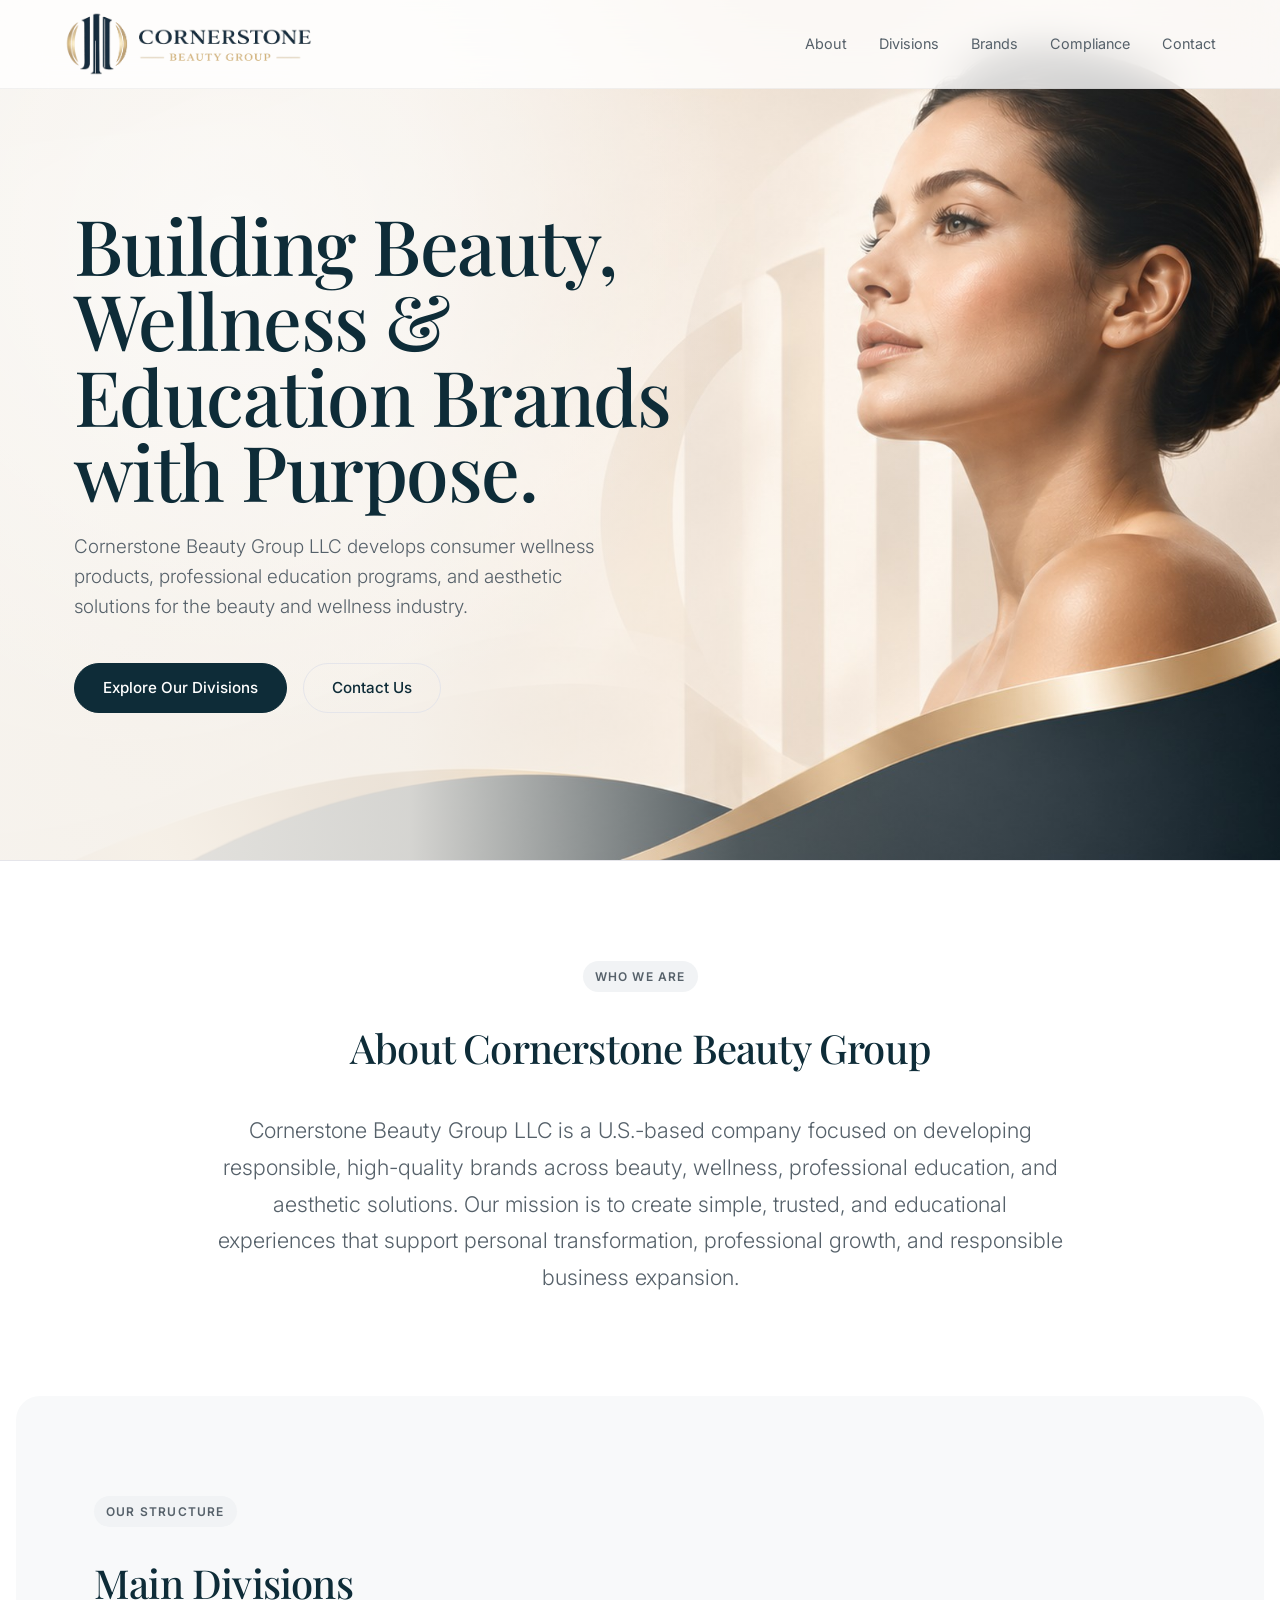
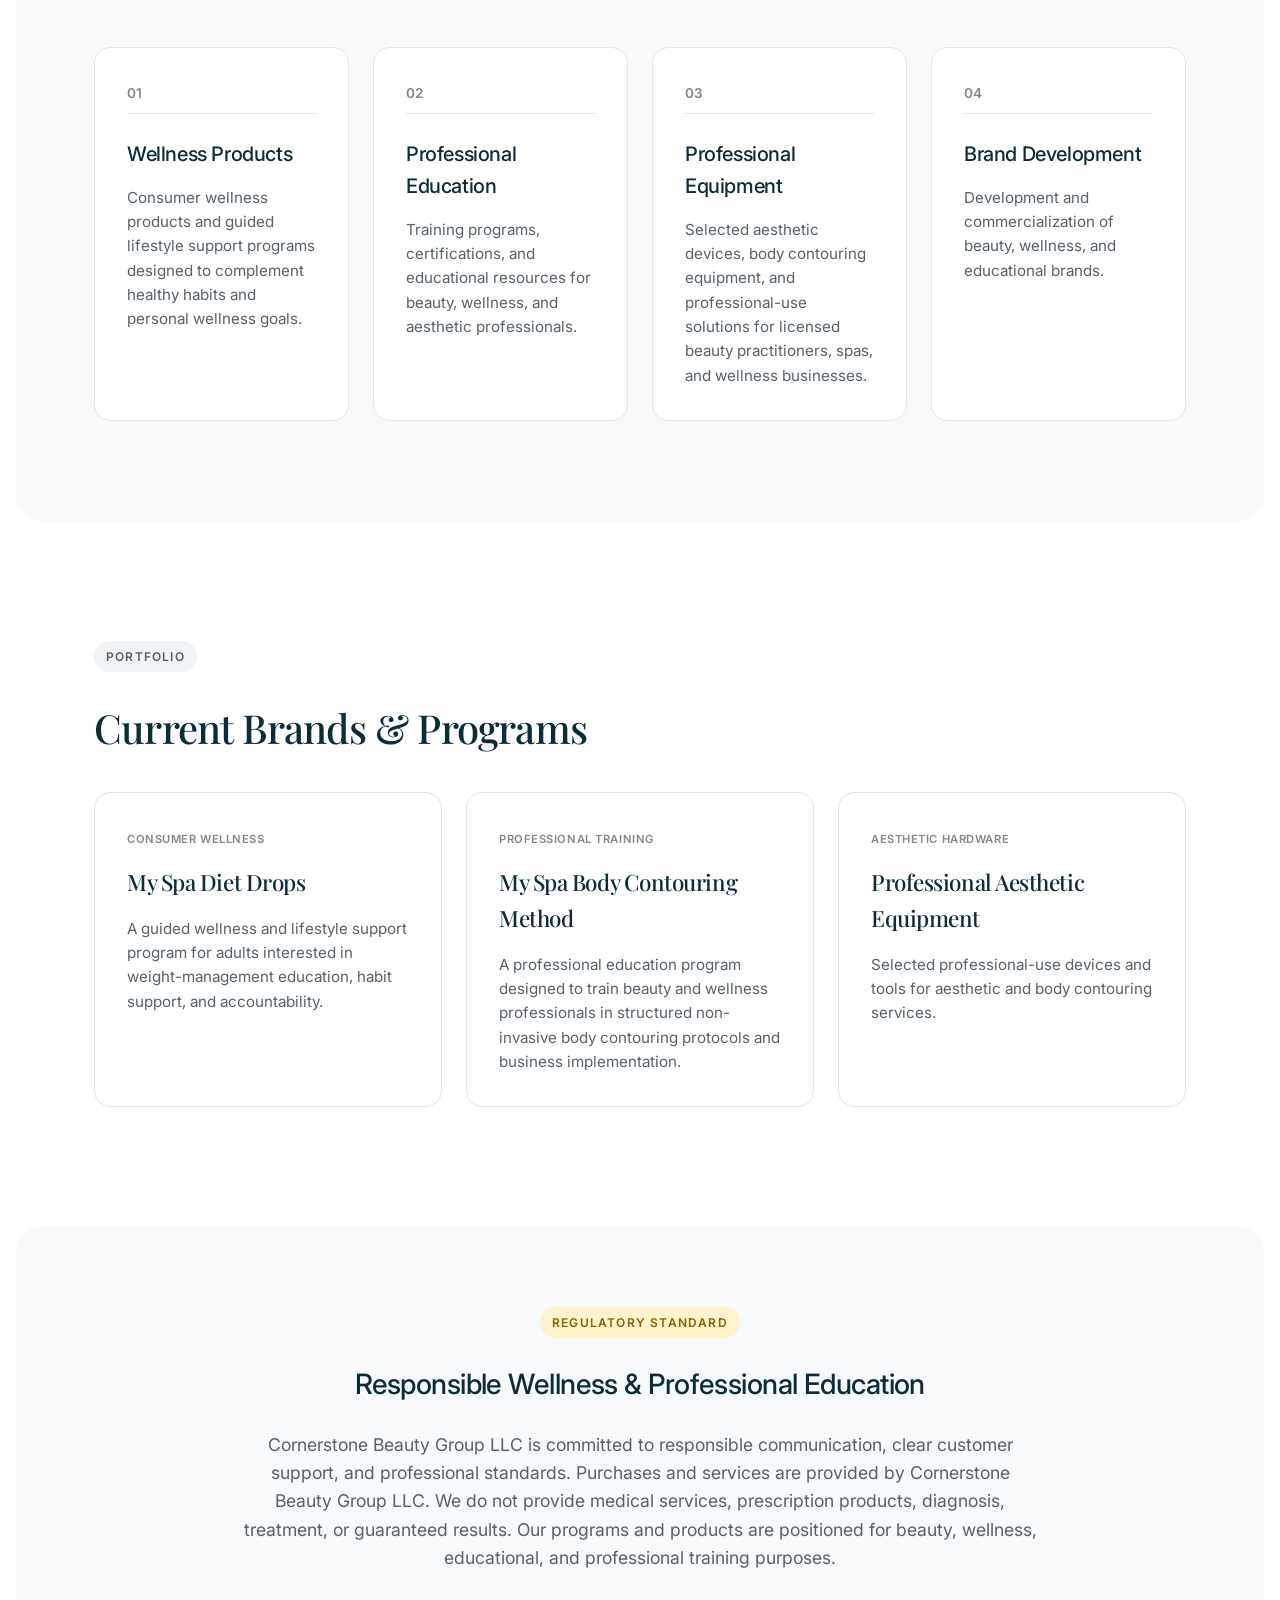
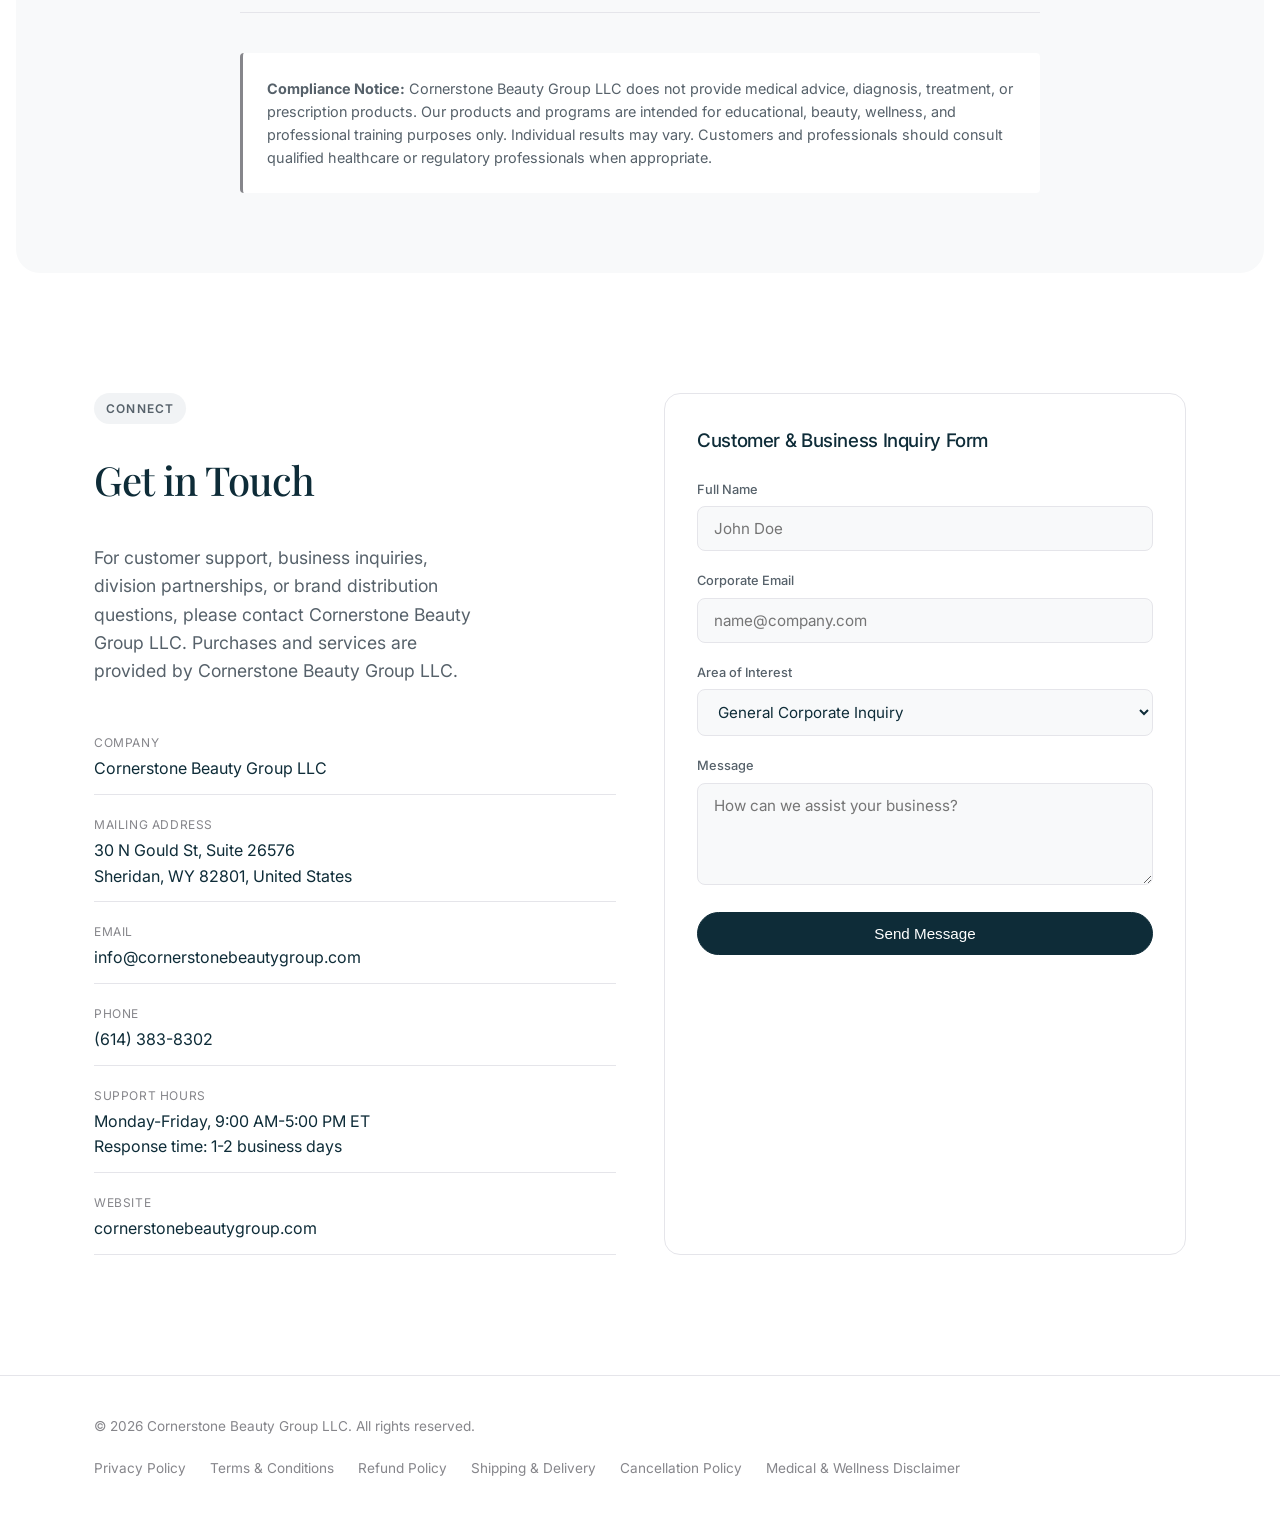
<file: index.html>
<!DOCTYPE html>
<html lang="en">
<head>
    <meta charset="UTF-8">
    <meta name="viewport" content="width=device-width, initial-scale=1.0">
    <title>Cornerstone Beauty Group LLC | Beauty, Wellness & Professional Education</title>
    <link rel="stylesheet" href="styles.css">
    <!-- Google Fonts for Apple-esque elegant typography -->
    <link rel="preconnect" href="https://fonts.googleapis.com">
    <link rel="preconnect" href="https://fonts.gstatic.com" crossorigin>
    <link href="https://fonts.googleapis.com/css2?family=Inter:wght@300;400;500;600&family=Playfair+Display:ital,wght@0,400;0,500;1,400&display=swap" rel="stylesheet">
</head>
<body>

    <!-- Header Navigation -->
    <header class="site-header">
        <div class="header-container">
            <a href="#" class="logo-brand">
  <img src="assets/logo-cornerstone-header.png" alt="Cornerstone Beauty Group logo">
</a>
            <button class="mobile-nav-toggle" aria-label="Toggle navigation" aria-expanded="false">
                <span></span>
                <span></span>
                <span></span>
            </button>
            <nav class="nav-menu">
                <a href="#about" class="nav-link">About</a>
                <a href="#divisions" class="nav-link">Divisions</a>
                <a href="#brands" class="nav-link">Brands</a>
                <a href="#compliance" class="nav-link">Compliance</a>
                <a href="#contact" class="nav-link">Contact</a>
            </nav>
        </div>
    </header>

    <main>
        <!-- Hero Section -->
        <section class="hero-section" id="hero">
            <div class="container hero-content scroll-reveal">
                <h1 class="hero-headline">Building Beauty, Wellness & Education Brands with Purpose.</h1>
                <p class="hero-subheadline">Cornerstone Beauty Group LLC develops consumer wellness products, professional education programs, and aesthetic solutions for the beauty and wellness industry.</p>
                <div class="hero-cta-group">
                    <a href="#divisions" class="btn btn-primary">Explore Our Divisions</a>
                    <a href="#contact" class="btn btn-secondary">Contact Us</a>
                </div>
            </div>
        </section>

        <!-- About Section -->
        <section class="about-section" id="about">
            <div class="container scroll-reveal">
                <div class="section-badge">Who We Are</div>
                <h2 class="section-title">About Cornerstone Beauty Group</h2>
                <p class="about-text">Cornerstone Beauty Group LLC is a U.S.-based company focused on developing responsible, high-quality brands across beauty, wellness, professional education, and aesthetic solutions. Our mission is to create simple, trusted, and educational experiences that support personal transformation, professional growth, and responsible business expansion.</p>
            </div>
        </section>

        <!-- Divisions Section -->
        <section class="divisions-section" id="divisions">
            <div class="container">
                <div class="section-badge">Our Structure</div>
                <h2 class="section-title scroll-reveal">Main Divisions</h2>
                <div class="grid-four-columns">
                    <div class="card division-card scroll-reveal">
                        <div class="card-icon">01</div>
                        <h3>Wellness Products</h3>
                        <p>Consumer wellness products and guided lifestyle support programs designed to complement healthy habits and personal wellness goals.</p>
                    </div>
                    <div class="card division-card scroll-reveal">
                        <div class="card-icon">02</div>
                        <h3>Professional Education</h3>
                        <p>Training programs, certifications, and educational resources for beauty, wellness, and aesthetic professionals.</p>
                    </div>
                    <div class="card division-card scroll-reveal">
                        <div class="card-icon">03</div>
                        <h3>Professional Equipment</h3>
                        <p>Selected aesthetic devices, body contouring equipment, and professional-use solutions for licensed beauty practitioners, spas, and wellness businesses.</p>
                    </div>
                    <div class="card division-card scroll-reveal">
                        <div class="card-icon">04</div>
                        <h3>Brand Development</h3>
                        <p>Development and commercialization of beauty, wellness, and educational brands.</p>
                    </div>
                </div>
            </div>
        </section>

        <!-- Brands Section -->
        <section class="brands-section" id="brands">
            <div class="container">
                <div class="section-badge">Portfolio</div>
                <h2 class="section-title scroll-reveal">Current Brands &amp; Programs</h2>
                <div class="grid-three-columns">
                    <div class="card brand-card scroll-reveal">
                        <span class="brand-tag">Consumer Wellness</span>
                        <h3>My Spa Diet Drops</h3>
                        <p>A guided wellness and lifestyle support program for adults interested in weight-management education, habit support, and accountability.</p>
                    </div>
                    <div class="card brand-card scroll-reveal">
                        <span class="brand-tag">Professional Training</span>
                        <h3>My Spa Body Contouring Method</h3>
                        <p>A professional education program designed to train beauty and wellness professionals in structured non-invasive body contouring protocols and business implementation.</p>
                    </div>
                    <div class="card brand-card scroll-reveal">
                        <span class="brand-tag">Aesthetic Hardware</span>
                        <h3>Professional Aesthetic Equipment</h3>
                        <p>Selected professional-use devices and tools for aesthetic and body contouring services.</p>
                    </div>
                </div>
            </div>
        </section>

        <!-- Compliance Section -->
        <section class="compliance-section" id="compliance">
            <div class="container scroll-reveal">
                <div class="compliance-wrapper">
                    <div class="section-badge badge-warning">Regulatory Standard</div>
                    <h2>Responsible Wellness & Professional Education</h2>
                    <p class="compliance-main-text">Cornerstone Beauty Group LLC is committed to responsible communication, clear customer support, and professional standards. Purchases and services are provided by Cornerstone Beauty Group LLC. We do not provide medical services, prescription products, diagnosis, treatment, or guaranteed results. Our programs and products are positioned for beauty, wellness, educational, and professional training purposes.</p>
                    
                    <hr class="compliance-divider">
                    
                    <p class="compliance-notice"><strong>Compliance Notice:</strong> Cornerstone Beauty Group LLC does not provide medical advice, diagnosis, treatment, or prescription products. Our products and programs are intended for educational, beauty, wellness, and professional training purposes only. Individual results may vary. Customers and professionals should consult qualified healthcare or regulatory professionals when appropriate.</p>
                </div>
            </div>
        </section>

        <!-- Contact Section -->
        <section class="contact-section" id="contact">
            <div class="container">
                <div class="grid-two-columns">
                    <div class="contact-info scroll-reveal">
                        <div class="section-badge">Connect</div>
                        <h2 class="section-title">Get in Touch</h2>
                        <p class="contact-intro">For customer support, business inquiries, division partnerships, or brand distribution questions, please contact Cornerstone Beauty Group LLC. Purchases and services are provided by Cornerstone Beauty Group LLC.</p>
                        
                        <div class="corporate-details">
                            <div class="detail-item">
                                <span class="detail-label">Company</span>
                                <span class="detail-value">Cornerstone Beauty Group LLC</span>
                            </div>
                            <div class="detail-item">
                                <span class="detail-label">Mailing Address</span>
                                <span class="detail-value">30 N Gould St, Suite 26576<br>Sheridan, WY 82801, United States</span>
                            </div>
                            <div class="detail-item">
                                <span class="detail-label">Email</span>
                                <span class="detail-value"><a href="mailto:info@cornerstonebeautygroup.com">info@cornerstonebeautygroup.com</a></span>
                            </div>
                            <div class="detail-item">
                                <span class="detail-label">Phone</span>
                                <span class="detail-value"><a href="tel:+16143838302">(614) 383-8302</a></span>
                            </div>
                            <div class="detail-item">
                                <span class="detail-label">Support Hours</span>
                                <span class="detail-value">Monday-Friday, 9:00 AM-5:00 PM ET<br>Response time: 1-2 business days</span>
                            </div>
                            <div class="detail-item">
                                <span class="detail-label">Website</span>
                                <span class="detail-value"><a href="https://cornerstonebeautygroup.com" target="_blank" rel="noopener">cornerstonebeautygroup.com</a></span>
                            </div>
                        </div>
                    </div>
                    
                    <div class="contact-form-container card scroll-reveal">
                        <h3>Customer & Business Inquiry Form</h3>
                        <form id="corporateContactForm" action="#" method="POST" onsubmit="handleContactForm(event)">
                            <div class="form-group">
                                <label for="name">Full Name</label>
                                <input type="text" id="name" name="name" required placeholder="John Doe">
                            </div>
                            <div class="form-group">
                                <label for="email">Corporate Email</label>
                                <input type="email" id="email" name="email" required placeholder="name@company.com">
                            </div>
                            <div class="form-group">
                                <label for="interest">Area of Interest</label>
                                <select id="interest" name="interest">
                                    <option value="general">General Corporate Inquiry</option>
                                    <option value="wellness">Wellness Products Division</option>
                                    <option value="education">Professional Education</option>
                                    <option value="equipment">Professional Equipment</option>
                                </select>
                            </div>
                            <div class="form-group">
                                <label for="message">Message</label>
                                <textarea id="message" name="message" rows="4" required placeholder="How can we assist your business?"></textarea>
                            </div>
                            <button type="submit" class="btn btn-primary btn-block">Send Message</button>
                        </form>
                    </div>
                </div>
            </div>
        </section>
    </main>

    <!-- Footer -->
    <footer class="site-footer">
        <div class="container footer-container">
            <p class="footer-copyright">&copy; 2026 Cornerstone Beauty Group LLC. All rights reserved.</p>
            <nav class="footer-nav">
                <a href="privacy.html" class="footer-link">Privacy Policy</a>
                <a href="terms.html" class="footer-link">Terms & Conditions</a>
                <a href="refund.html" class="footer-link">Refund Policy</a>
                <a href="shipping.html" class="footer-link">Shipping & Delivery</a>
                <a href="cancellation.html" class="footer-link">Cancellation Policy</a>
                <a href="disclaimer.html" class="footer-link">Medical & Wellness Disclaimer</a>
            </nav>
        </div>
    </footer>

    <script src="script.js"></script>
</body>
</html>
</file>
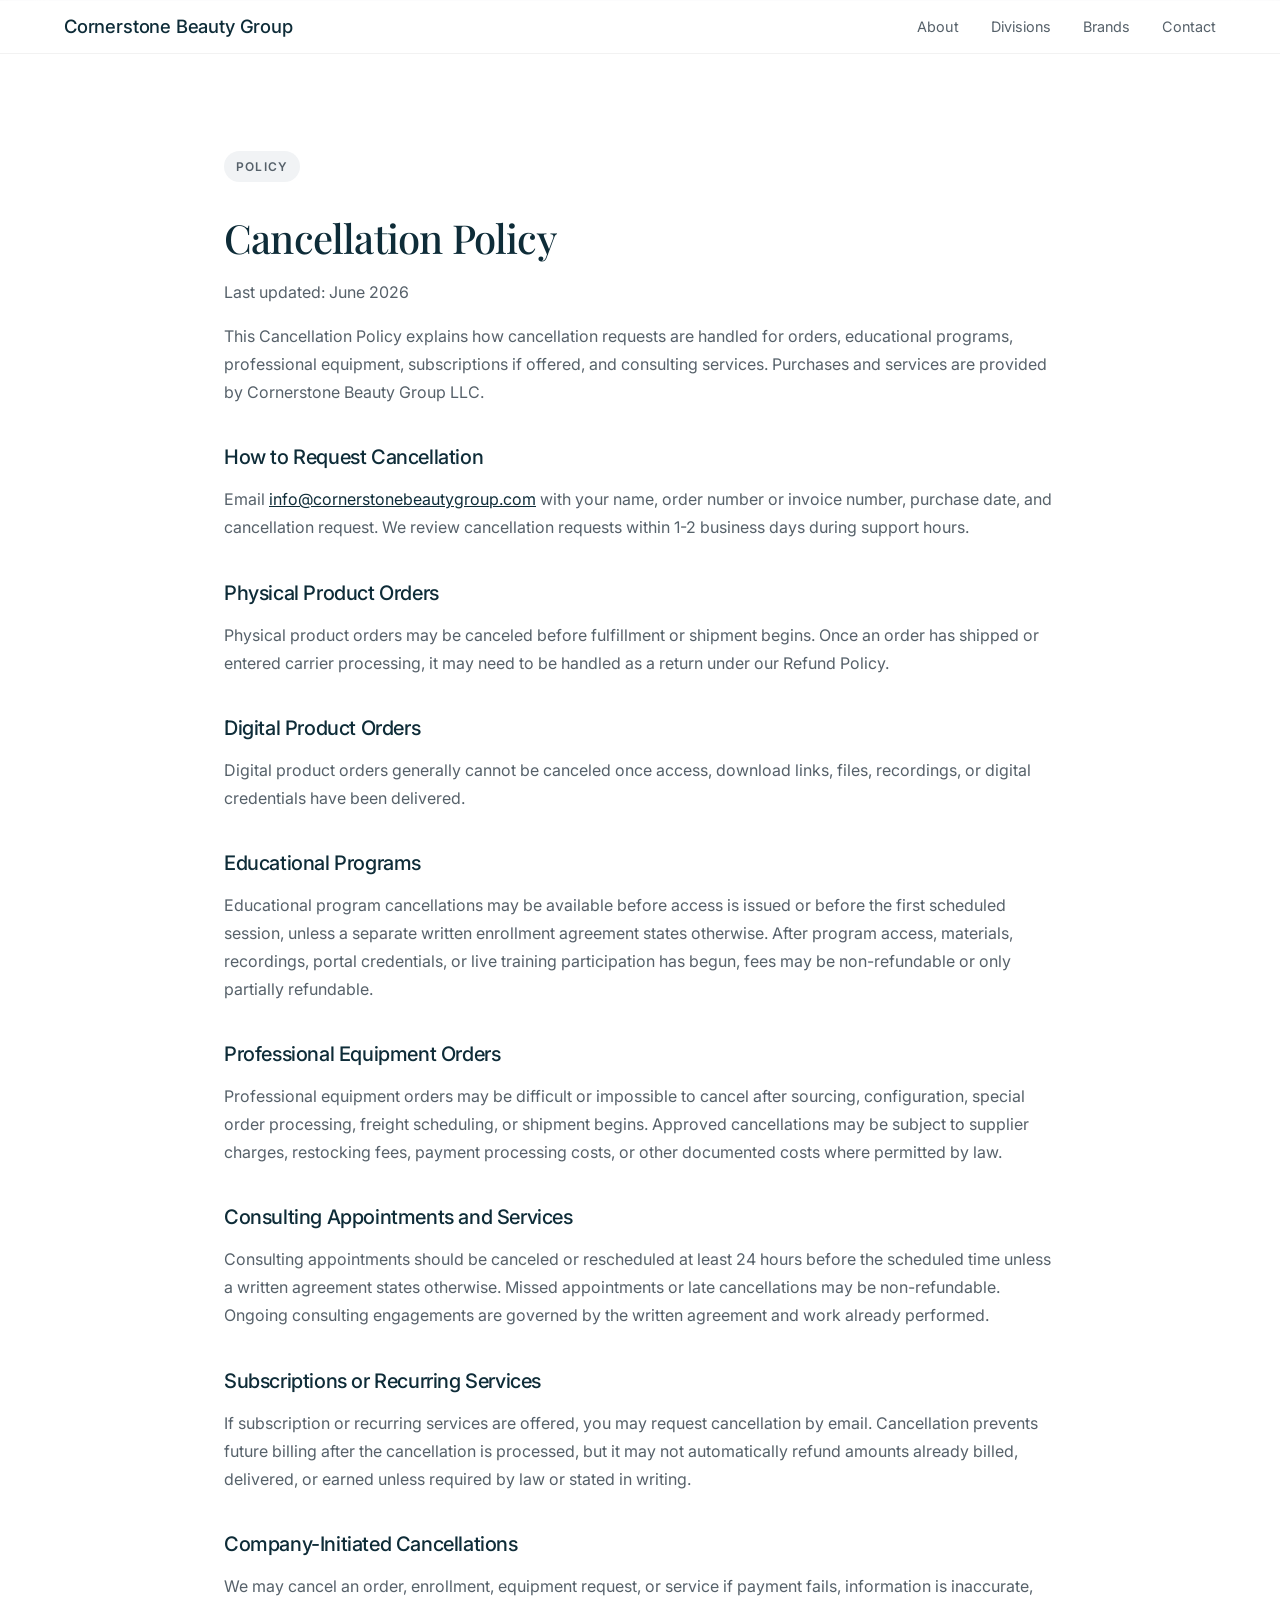
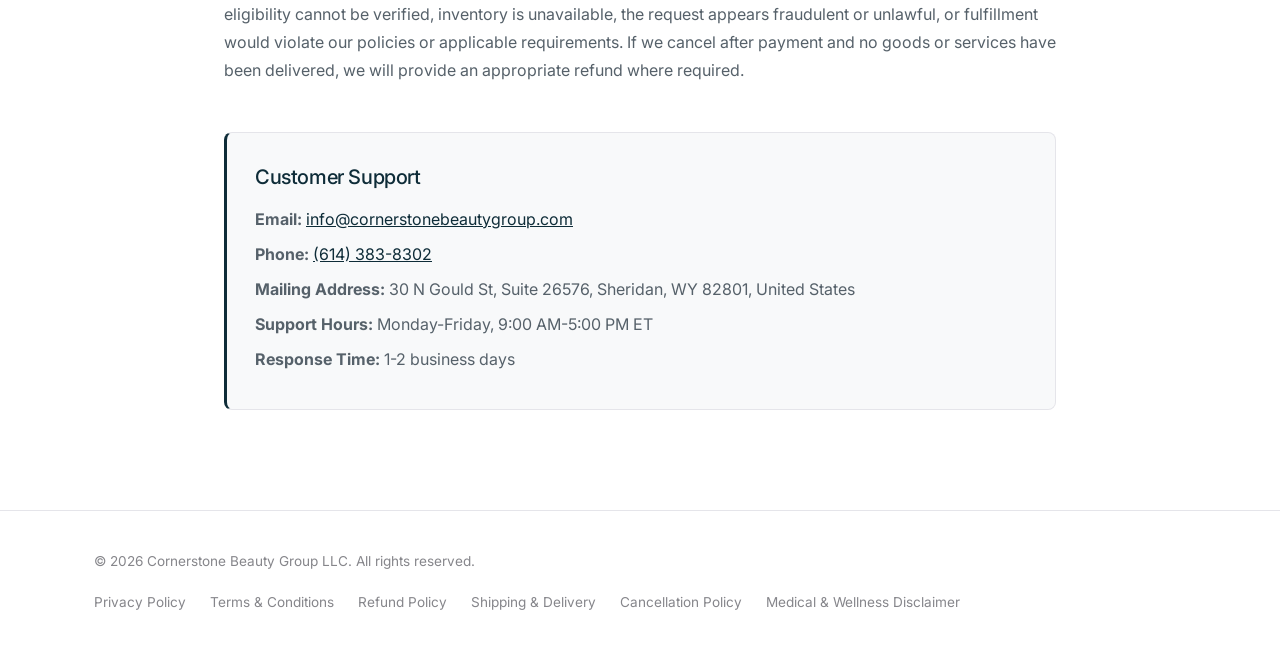
<file: cancellation.html>
<!DOCTYPE html>
<html lang="en">
<head>
    <meta charset="UTF-8">
    <meta name="viewport" content="width=device-width, initial-scale=1.0">
    <title>Cancellation Policy | Cornerstone Beauty Group LLC</title>
    <link rel="stylesheet" href="styles.css">
    <link rel="preconnect" href="https://fonts.googleapis.com">
    <link rel="preconnect" href="https://fonts.gstatic.com" crossorigin>
    <link href="https://fonts.googleapis.com/css2?family=Inter:wght@300;400;500;600&family=Playfair+Display:ital,wght@0,400;0,500;1,400&display=swap" rel="stylesheet">
</head>
<body>
    <header class="site-header">
        <div class="header-container">
            <a href="index.html" class="logo-text">Cornerstone Beauty Group</a>
            <button class="mobile-nav-toggle" aria-label="Toggle navigation" aria-expanded="false">
                <span></span>
                <span></span>
                <span></span>
            </button>
            <nav class="nav-menu">
                <a href="index.html#about" class="nav-link">About</a>
                <a href="index.html#divisions" class="nav-link">Divisions</a>
                <a href="index.html#brands" class="nav-link">Brands</a>
                <a href="index.html#contact" class="nav-link">Contact</a>
            </nav>
        </div>
    </header>

    <main>
        <section class="policy-section">
            <div class="container policy-container">
                <div class="section-badge">Policy</div>
                <h1 class="section-title">Cancellation Policy</h1>
                <p class="policy-updated">Last updated: June 2026</p>

                <p>This Cancellation Policy explains how cancellation requests are handled for orders, educational programs, professional equipment, subscriptions if offered, and consulting services. Purchases and services are provided by Cornerstone Beauty Group LLC.</p>

                <h2>How to Request Cancellation</h2>
                <p>Email <a href="mailto:info@cornerstonebeautygroup.com">info@cornerstonebeautygroup.com</a> with your name, order number or invoice number, purchase date, and cancellation request. We review cancellation requests within 1-2 business days during support hours.</p>

                <h2>Physical Product Orders</h2>
                <p>Physical product orders may be canceled before fulfillment or shipment begins. Once an order has shipped or entered carrier processing, it may need to be handled as a return under our Refund Policy.</p>

                <h2>Digital Product Orders</h2>
                <p>Digital product orders generally cannot be canceled once access, download links, files, recordings, or digital credentials have been delivered.</p>

                <h2>Educational Programs</h2>
                <p>Educational program cancellations may be available before access is issued or before the first scheduled session, unless a separate written enrollment agreement states otherwise. After program access, materials, recordings, portal credentials, or live training participation has begun, fees may be non-refundable or only partially refundable.</p>

                <h2>Professional Equipment Orders</h2>
                <p>Professional equipment orders may be difficult or impossible to cancel after sourcing, configuration, special order processing, freight scheduling, or shipment begins. Approved cancellations may be subject to supplier charges, restocking fees, payment processing costs, or other documented costs where permitted by law.</p>

                <h2>Consulting Appointments and Services</h2>
                <p>Consulting appointments should be canceled or rescheduled at least 24 hours before the scheduled time unless a written agreement states otherwise. Missed appointments or late cancellations may be non-refundable. Ongoing consulting engagements are governed by the written agreement and work already performed.</p>

                <h2>Subscriptions or Recurring Services</h2>
                <p>If subscription or recurring services are offered, you may request cancellation by email. Cancellation prevents future billing after the cancellation is processed, but it may not automatically refund amounts already billed, delivered, or earned unless required by law or stated in writing.</p>

                <h2>Company-Initiated Cancellations</h2>
                <p>We may cancel an order, enrollment, equipment request, or service if payment fails, information is inaccurate, eligibility cannot be verified, inventory is unavailable, the request appears fraudulent or unlawful, or fulfillment would violate our policies or applicable requirements. If we cancel after payment and no goods or services have been delivered, we will provide an appropriate refund where required.</p>

                <div class="support-box">
                    <h2>Customer Support</h2>
                    <p><strong>Email:</strong> <a href="mailto:info@cornerstonebeautygroup.com">info@cornerstonebeautygroup.com</a></p>
                    <p><strong>Phone:</strong> <a href="tel:+16143838302">(614) 383-8302</a></p>
                    <p><strong>Mailing Address:</strong> 30 N Gould St, Suite 26576, Sheridan, WY 82801, United States</p>
                    <p><strong>Support Hours:</strong> Monday-Friday, 9:00 AM-5:00 PM ET</p>
                    <p><strong>Response Time:</strong> 1-2 business days</p>
                </div>
            </div>
        </section>
    </main>

    <footer class="site-footer">
        <div class="container footer-container">
            <p class="footer-copyright">&copy; 2026 Cornerstone Beauty Group LLC. All rights reserved.</p>
            <nav class="footer-nav">
                <a href="privacy.html" class="footer-link">Privacy Policy</a>
                <a href="terms.html" class="footer-link">Terms & Conditions</a>
                <a href="refund.html" class="footer-link">Refund Policy</a>
                <a href="shipping.html" class="footer-link">Shipping & Delivery</a>
                <a href="cancellation.html" class="footer-link">Cancellation Policy</a>
                <a href="disclaimer.html" class="footer-link">Medical & Wellness Disclaimer</a>
            </nav>
        </div>
    </footer>
    <script src="script.js"></script>
</body>
</html>
</file>
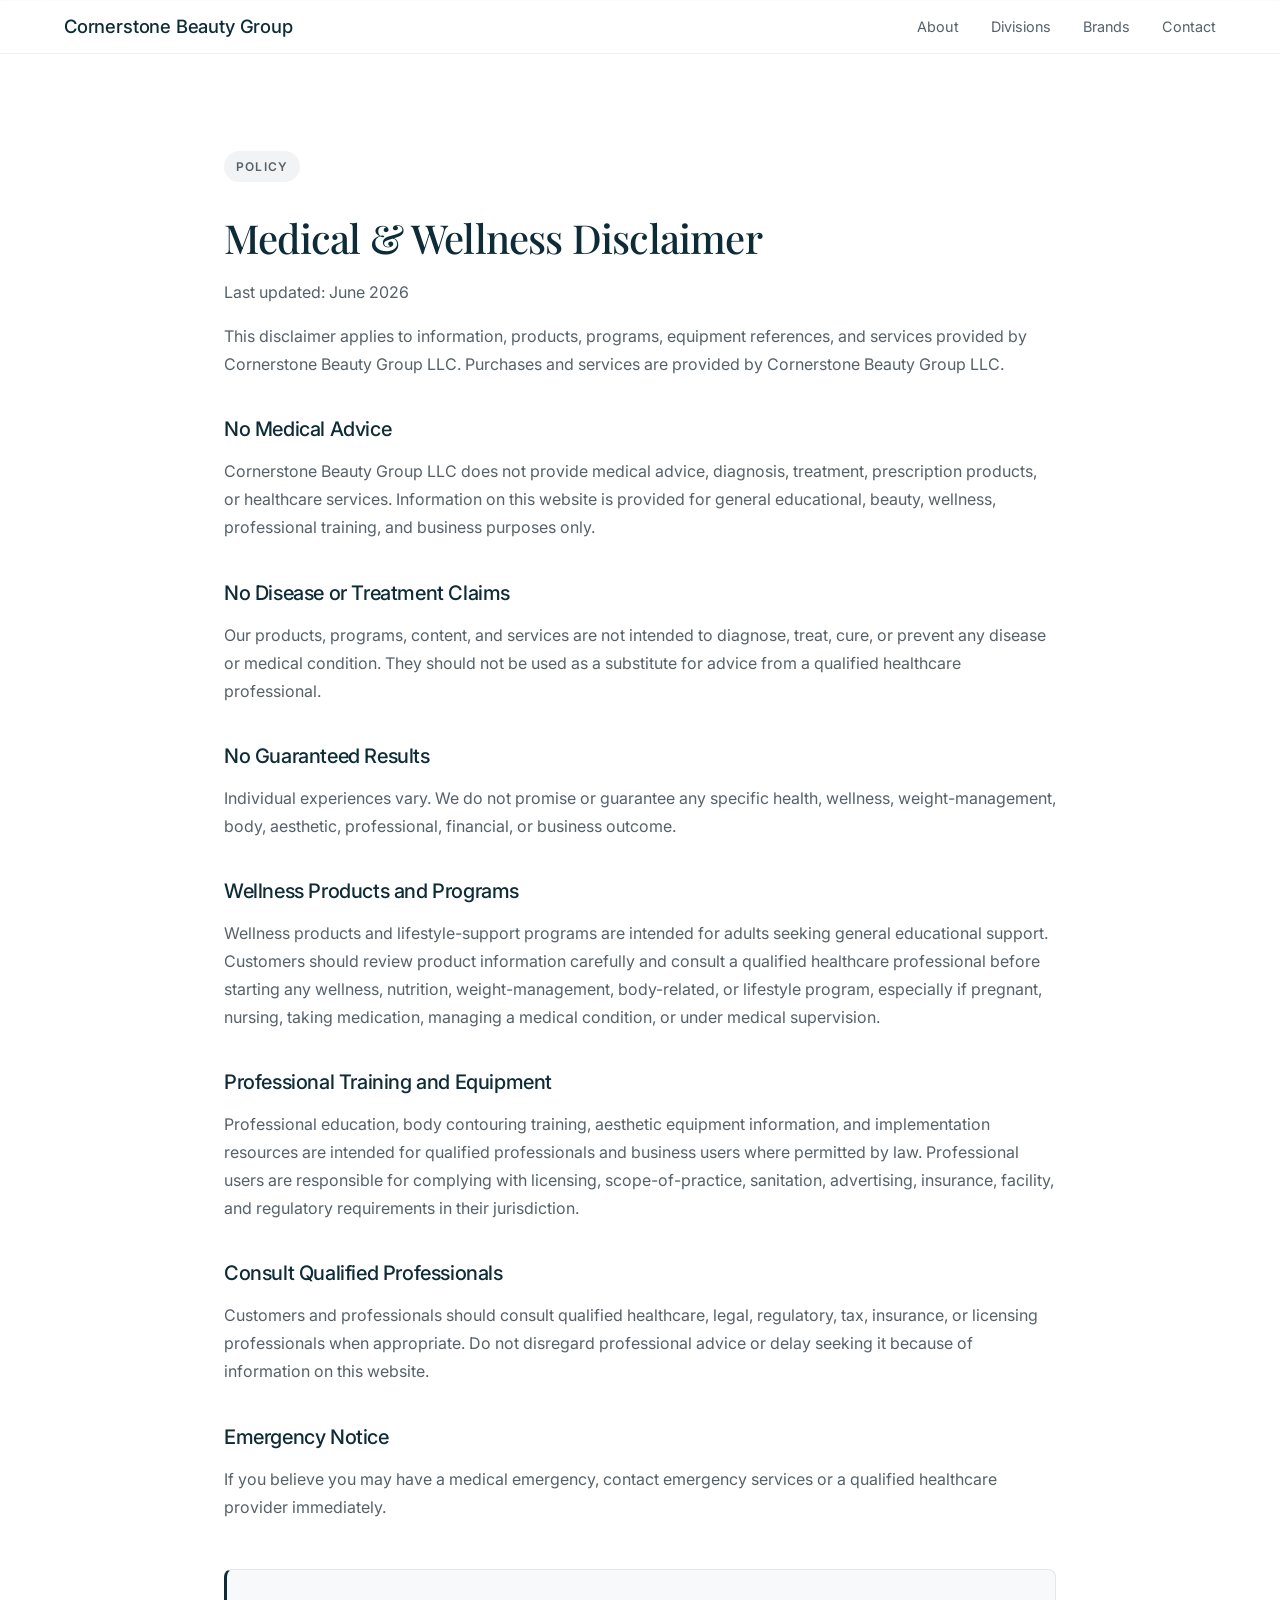
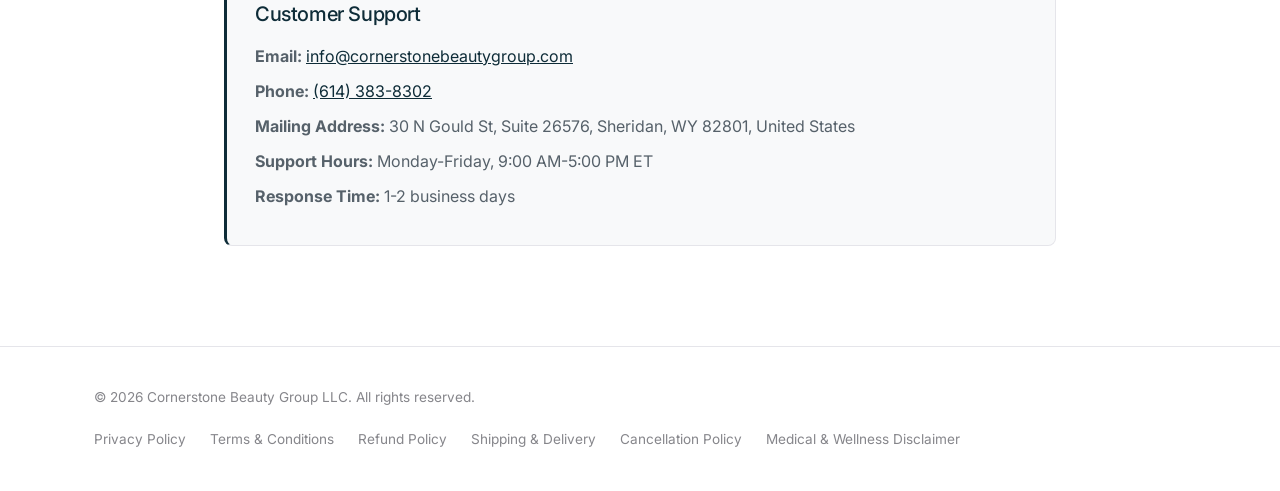
<file: disclaimer.html>
<!DOCTYPE html>
<html lang="en">
<head>
    <meta charset="UTF-8">
    <meta name="viewport" content="width=device-width, initial-scale=1.0">
    <title>Medical & Wellness Disclaimer | Cornerstone Beauty Group LLC</title>
    <link rel="stylesheet" href="styles.css">
    <link rel="preconnect" href="https://fonts.googleapis.com">
    <link rel="preconnect" href="https://fonts.gstatic.com" crossorigin>
    <link href="https://fonts.googleapis.com/css2?family=Inter:wght@300;400;500;600&family=Playfair+Display:ital,wght@0,400;0,500;1,400&display=swap" rel="stylesheet">
</head>
<body>
    <header class="site-header">
        <div class="header-container">
            <a href="index.html" class="logo-text">Cornerstone Beauty Group</a>
            <button class="mobile-nav-toggle" aria-label="Toggle navigation" aria-expanded="false">
                <span></span>
                <span></span>
                <span></span>
            </button>
            <nav class="nav-menu">
                <a href="index.html#about" class="nav-link">About</a>
                <a href="index.html#divisions" class="nav-link">Divisions</a>
                <a href="index.html#brands" class="nav-link">Brands</a>
                <a href="index.html#contact" class="nav-link">Contact</a>
            </nav>
        </div>
    </header>

    <main>
        <section class="policy-section">
            <div class="container policy-container">
                <div class="section-badge">Policy</div>
                <h1 class="section-title">Medical & Wellness Disclaimer</h1>
                <p class="policy-updated">Last updated: June 2026</p>

                <p>This disclaimer applies to information, products, programs, equipment references, and services provided by Cornerstone Beauty Group LLC. Purchases and services are provided by Cornerstone Beauty Group LLC.</p>

                <h2>No Medical Advice</h2>
                <p>Cornerstone Beauty Group LLC does not provide medical advice, diagnosis, treatment, prescription products, or healthcare services. Information on this website is provided for general educational, beauty, wellness, professional training, and business purposes only.</p>

                <h2>No Disease or Treatment Claims</h2>
                <p>Our products, programs, content, and services are not intended to diagnose, treat, cure, or prevent any disease or medical condition. They should not be used as a substitute for advice from a qualified healthcare professional.</p>

                <h2>No Guaranteed Results</h2>
                <p>Individual experiences vary. We do not promise or guarantee any specific health, wellness, weight-management, body, aesthetic, professional, financial, or business outcome.</p>

                <h2>Wellness Products and Programs</h2>
                <p>Wellness products and lifestyle-support programs are intended for adults seeking general educational support. Customers should review product information carefully and consult a qualified healthcare professional before starting any wellness, nutrition, weight-management, body-related, or lifestyle program, especially if pregnant, nursing, taking medication, managing a medical condition, or under medical supervision.</p>

                <h2>Professional Training and Equipment</h2>
                <p>Professional education, body contouring training, aesthetic equipment information, and implementation resources are intended for qualified professionals and business users where permitted by law. Professional users are responsible for complying with licensing, scope-of-practice, sanitation, advertising, insurance, facility, and regulatory requirements in their jurisdiction.</p>

                <h2>Consult Qualified Professionals</h2>
                <p>Customers and professionals should consult qualified healthcare, legal, regulatory, tax, insurance, or licensing professionals when appropriate. Do not disregard professional advice or delay seeking it because of information on this website.</p>

                <h2>Emergency Notice</h2>
                <p>If you believe you may have a medical emergency, contact emergency services or a qualified healthcare provider immediately.</p>

                <div class="support-box">
                    <h2>Customer Support</h2>
                    <p><strong>Email:</strong> <a href="mailto:info@cornerstonebeautygroup.com">info@cornerstonebeautygroup.com</a></p>
                    <p><strong>Phone:</strong> <a href="tel:+16143838302">(614) 383-8302</a></p>
                    <p><strong>Mailing Address:</strong> 30 N Gould St, Suite 26576, Sheridan, WY 82801, United States</p>
                    <p><strong>Support Hours:</strong> Monday-Friday, 9:00 AM-5:00 PM ET</p>
                    <p><strong>Response Time:</strong> 1-2 business days</p>
                </div>
            </div>
        </section>
    </main>

    <footer class="site-footer">
        <div class="container footer-container">
            <p class="footer-copyright">&copy; 2026 Cornerstone Beauty Group LLC. All rights reserved.</p>
            <nav class="footer-nav">
                <a href="privacy.html" class="footer-link">Privacy Policy</a>
                <a href="terms.html" class="footer-link">Terms & Conditions</a>
                <a href="refund.html" class="footer-link">Refund Policy</a>
                <a href="shipping.html" class="footer-link">Shipping & Delivery</a>
                <a href="cancellation.html" class="footer-link">Cancellation Policy</a>
                <a href="disclaimer.html" class="footer-link">Medical & Wellness Disclaimer</a>
            </nav>
        </div>
    </footer>
    <script src="script.js"></script>
</body>
</html>
</file>
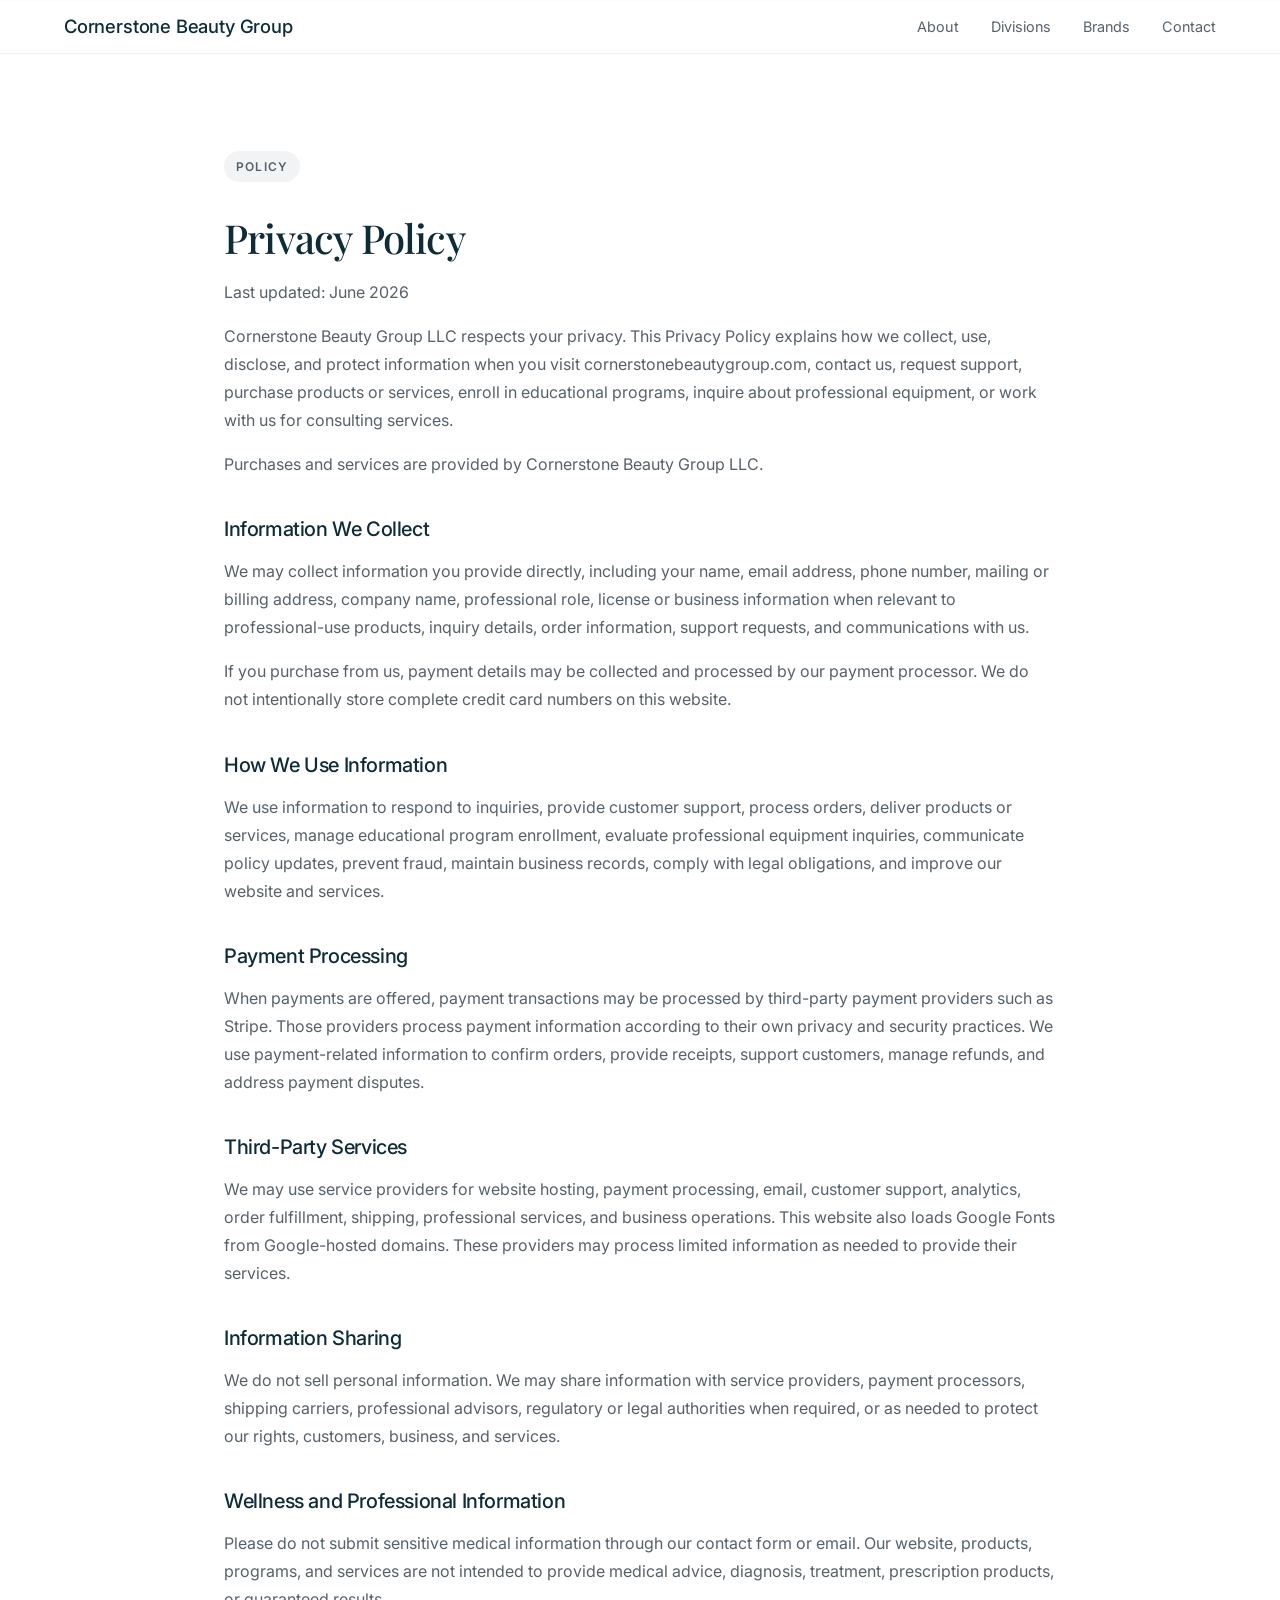
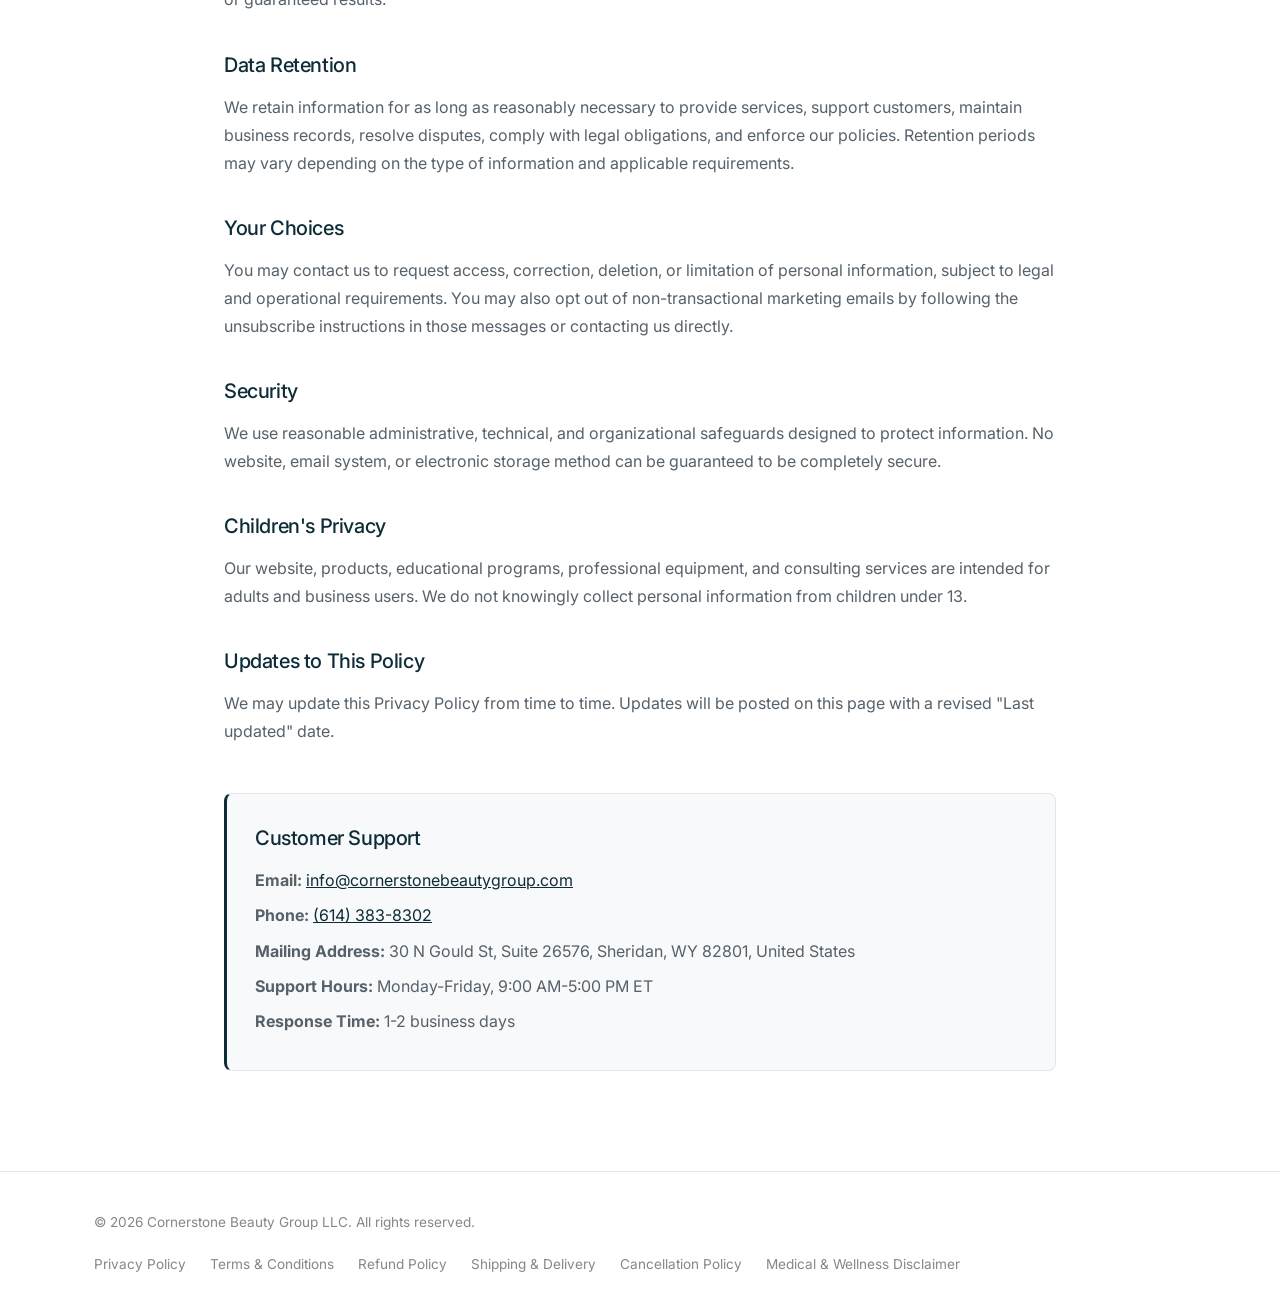
<file: privacy.html>
<!DOCTYPE html>
<html lang="en">
<head>
    <meta charset="UTF-8">
    <meta name="viewport" content="width=device-width, initial-scale=1.0">
    <title>Privacy Policy | Cornerstone Beauty Group LLC</title>
    <link rel="stylesheet" href="styles.css">
    <link rel="preconnect" href="https://fonts.googleapis.com">
    <link rel="preconnect" href="https://fonts.gstatic.com" crossorigin>
    <link href="https://fonts.googleapis.com/css2?family=Inter:wght@300;400;500;600&family=Playfair+Display:ital,wght@0,400;0,500;1,400&display=swap" rel="stylesheet">
</head>
<body>
    <header class="site-header">
        <div class="header-container">
            <a href="index.html" class="logo-text">Cornerstone Beauty Group</a>
            <button class="mobile-nav-toggle" aria-label="Toggle navigation" aria-expanded="false">
                <span></span>
                <span></span>
                <span></span>
            </button>
            <nav class="nav-menu">
                <a href="index.html#about" class="nav-link">About</a>
                <a href="index.html#divisions" class="nav-link">Divisions</a>
                <a href="index.html#brands" class="nav-link">Brands</a>
                <a href="index.html#contact" class="nav-link">Contact</a>
            </nav>
        </div>
    </header>

    <main>
        <section class="policy-section">
            <div class="container policy-container">
                <div class="section-badge">Policy</div>
                <h1 class="section-title">Privacy Policy</h1>
                <p class="policy-updated">Last updated: June 2026</p>

                <p>Cornerstone Beauty Group LLC respects your privacy. This Privacy Policy explains how we collect, use, disclose, and protect information when you visit cornerstonebeautygroup.com, contact us, request support, purchase products or services, enroll in educational programs, inquire about professional equipment, or work with us for consulting services.</p>
                <p>Purchases and services are provided by Cornerstone Beauty Group LLC.</p>

                <h2>Information We Collect</h2>
                <p>We may collect information you provide directly, including your name, email address, phone number, mailing or billing address, company name, professional role, license or business information when relevant to professional-use products, inquiry details, order information, support requests, and communications with us.</p>
                <p>If you purchase from us, payment details may be collected and processed by our payment processor. We do not intentionally store complete credit card numbers on this website.</p>

                <h2>How We Use Information</h2>
                <p>We use information to respond to inquiries, provide customer support, process orders, deliver products or services, manage educational program enrollment, evaluate professional equipment inquiries, communicate policy updates, prevent fraud, maintain business records, comply with legal obligations, and improve our website and services.</p>

                <h2>Payment Processing</h2>
                <p>When payments are offered, payment transactions may be processed by third-party payment providers such as Stripe. Those providers process payment information according to their own privacy and security practices. We use payment-related information to confirm orders, provide receipts, support customers, manage refunds, and address payment disputes.</p>

                <h2>Third-Party Services</h2>
                <p>We may use service providers for website hosting, payment processing, email, customer support, analytics, order fulfillment, shipping, professional services, and business operations. This website also loads Google Fonts from Google-hosted domains. These providers may process limited information as needed to provide their services.</p>

                <h2>Information Sharing</h2>
                <p>We do not sell personal information. We may share information with service providers, payment processors, shipping carriers, professional advisors, regulatory or legal authorities when required, or as needed to protect our rights, customers, business, and services.</p>

                <h2>Wellness and Professional Information</h2>
                <p>Please do not submit sensitive medical information through our contact form or email. Our website, products, programs, and services are not intended to provide medical advice, diagnosis, treatment, prescription products, or guaranteed results.</p>

                <h2>Data Retention</h2>
                <p>We retain information for as long as reasonably necessary to provide services, support customers, maintain business records, resolve disputes, comply with legal obligations, and enforce our policies. Retention periods may vary depending on the type of information and applicable requirements.</p>

                <h2>Your Choices</h2>
                <p>You may contact us to request access, correction, deletion, or limitation of personal information, subject to legal and operational requirements. You may also opt out of non-transactional marketing emails by following the unsubscribe instructions in those messages or contacting us directly.</p>

                <h2>Security</h2>
                <p>We use reasonable administrative, technical, and organizational safeguards designed to protect information. No website, email system, or electronic storage method can be guaranteed to be completely secure.</p>

                <h2>Children's Privacy</h2>
                <p>Our website, products, educational programs, professional equipment, and consulting services are intended for adults and business users. We do not knowingly collect personal information from children under 13.</p>

                <h2>Updates to This Policy</h2>
                <p>We may update this Privacy Policy from time to time. Updates will be posted on this page with a revised "Last updated" date.</p>

                <div class="support-box">
                    <h2>Customer Support</h2>
                    <p><strong>Email:</strong> <a href="mailto:info@cornerstonebeautygroup.com">info@cornerstonebeautygroup.com</a></p>
                    <p><strong>Phone:</strong> <a href="tel:+16143838302">(614) 383-8302</a></p>
                    <p><strong>Mailing Address:</strong> 30 N Gould St, Suite 26576, Sheridan, WY 82801, United States</p>
                    <p><strong>Support Hours:</strong> Monday-Friday, 9:00 AM-5:00 PM ET</p>
                    <p><strong>Response Time:</strong> 1-2 business days</p>
                </div>
            </div>
        </section>
    </main>

    <footer class="site-footer">
        <div class="container footer-container">
            <p class="footer-copyright">&copy; 2026 Cornerstone Beauty Group LLC. All rights reserved.</p>
            <nav class="footer-nav">
                <a href="privacy.html" class="footer-link">Privacy Policy</a>
                <a href="terms.html" class="footer-link">Terms & Conditions</a>
                <a href="refund.html" class="footer-link">Refund Policy</a>
                <a href="shipping.html" class="footer-link">Shipping & Delivery</a>
                <a href="cancellation.html" class="footer-link">Cancellation Policy</a>
                <a href="disclaimer.html" class="footer-link">Medical & Wellness Disclaimer</a>
            </nav>
        </div>
    </footer>
    <script src="script.js"></script>
</body>
</html>
</file>
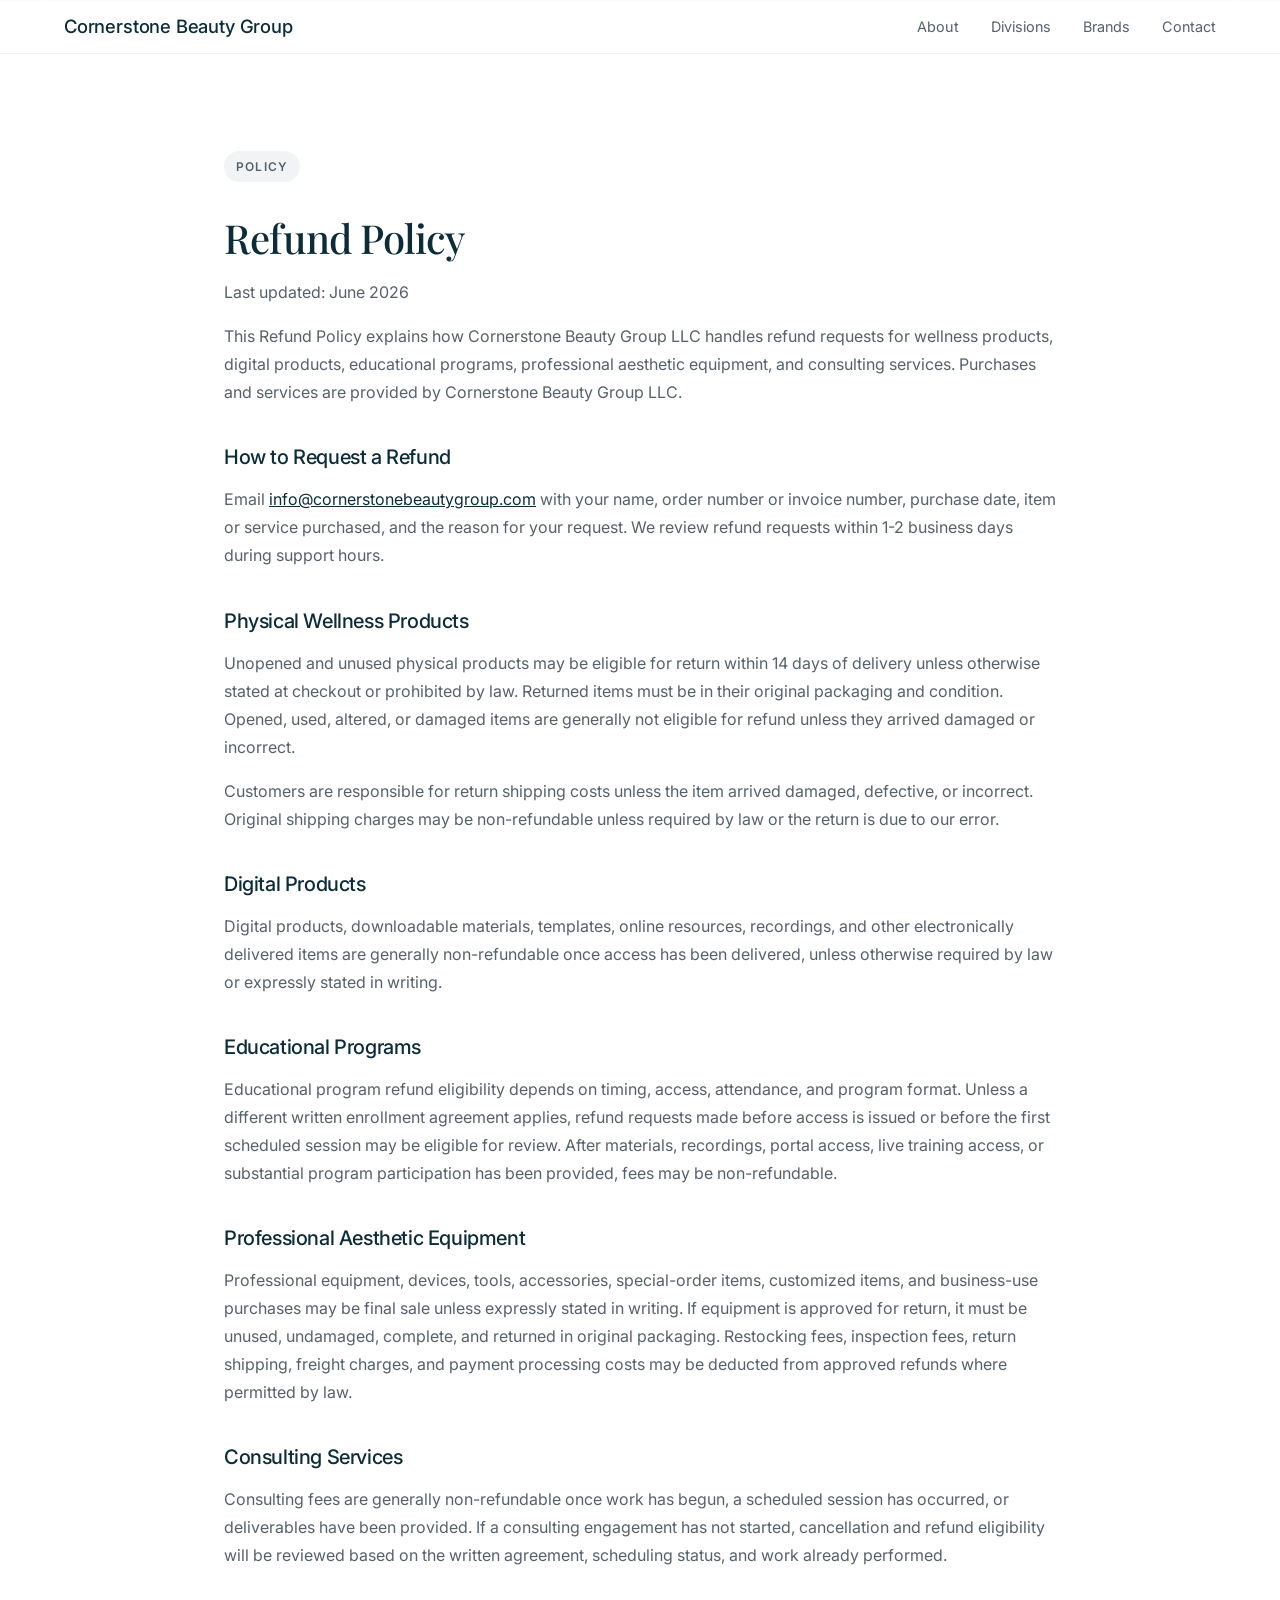
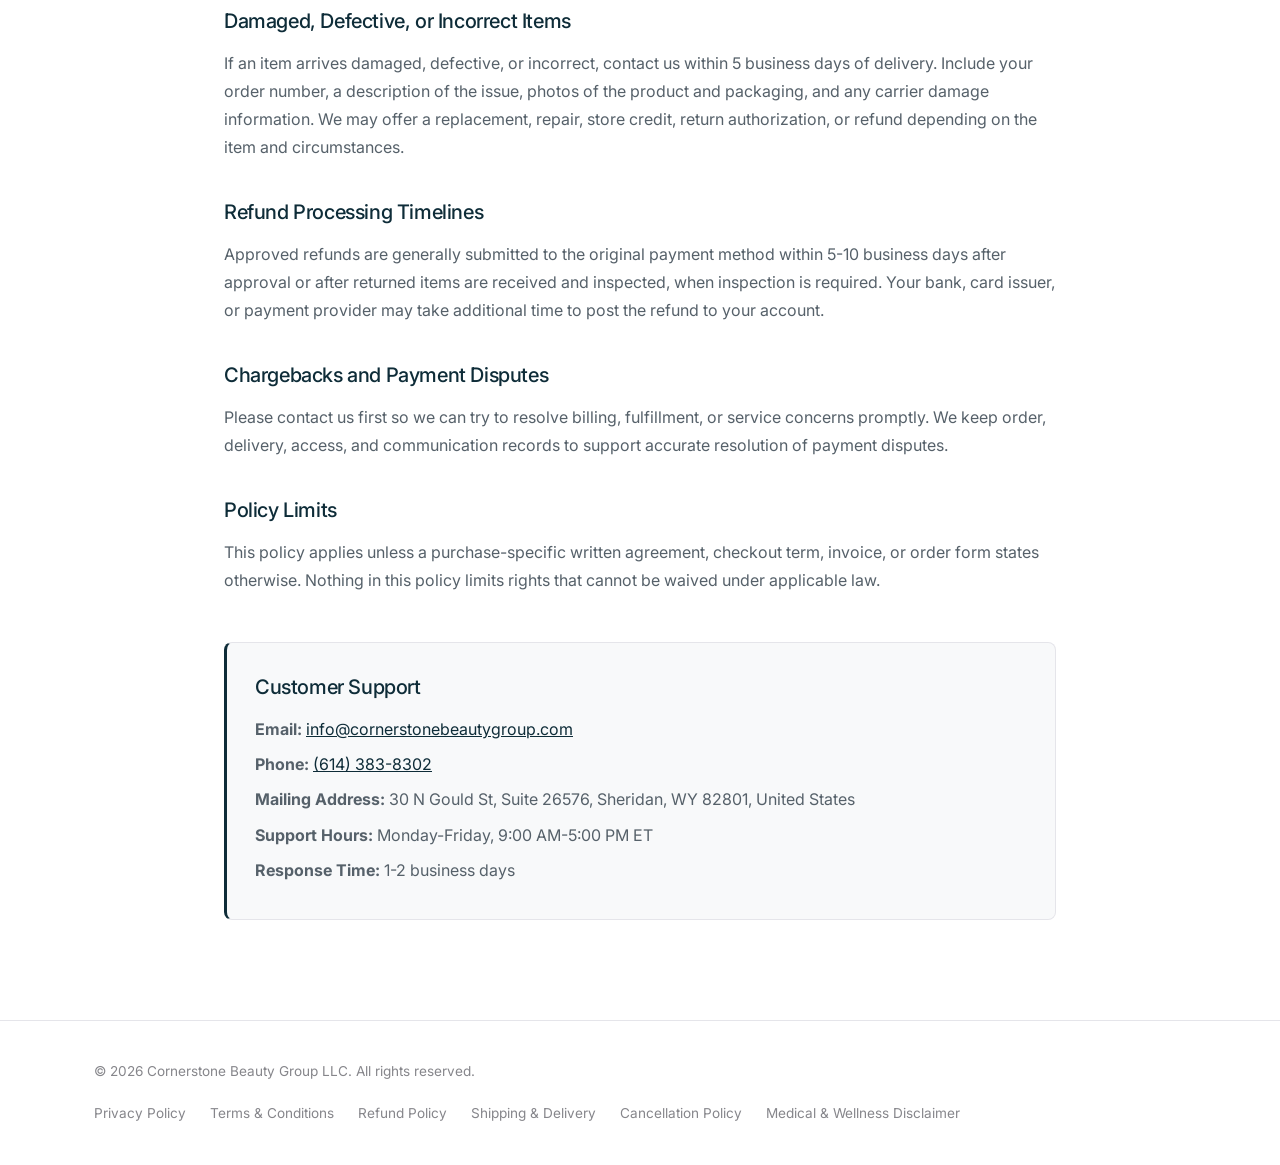
<file: refund.html>
<!DOCTYPE html>
<html lang="en">
<head>
    <meta charset="UTF-8">
    <meta name="viewport" content="width=device-width, initial-scale=1.0">
    <title>Refund Policy | Cornerstone Beauty Group LLC</title>
    <link rel="stylesheet" href="styles.css">
    <link rel="preconnect" href="https://fonts.googleapis.com">
    <link rel="preconnect" href="https://fonts.gstatic.com" crossorigin>
    <link href="https://fonts.googleapis.com/css2?family=Inter:wght@300;400;500;600&family=Playfair+Display:ital,wght@0,400;0,500;1,400&display=swap" rel="stylesheet">
</head>
<body>
    <header class="site-header">
        <div class="header-container">
            <a href="index.html" class="logo-text">Cornerstone Beauty Group</a>
            <button class="mobile-nav-toggle" aria-label="Toggle navigation" aria-expanded="false">
                <span></span>
                <span></span>
                <span></span>
            </button>
            <nav class="nav-menu">
                <a href="index.html#about" class="nav-link">About</a>
                <a href="index.html#divisions" class="nav-link">Divisions</a>
                <a href="index.html#brands" class="nav-link">Brands</a>
                <a href="index.html#contact" class="nav-link">Contact</a>
            </nav>
        </div>
    </header>

    <main>
        <section class="policy-section">
            <div class="container policy-container">
                <div class="section-badge">Policy</div>
                <h1 class="section-title">Refund Policy</h1>
                <p class="policy-updated">Last updated: June 2026</p>

                <p>This Refund Policy explains how Cornerstone Beauty Group LLC handles refund requests for wellness products, digital products, educational programs, professional aesthetic equipment, and consulting services. Purchases and services are provided by Cornerstone Beauty Group LLC.</p>

                <h2>How to Request a Refund</h2>
                <p>Email <a href="mailto:info@cornerstonebeautygroup.com">info@cornerstonebeautygroup.com</a> with your name, order number or invoice number, purchase date, item or service purchased, and the reason for your request. We review refund requests within 1-2 business days during support hours.</p>

                <h2>Physical Wellness Products</h2>
                <p>Unopened and unused physical products may be eligible for return within 14 days of delivery unless otherwise stated at checkout or prohibited by law. Returned items must be in their original packaging and condition. Opened, used, altered, or damaged items are generally not eligible for refund unless they arrived damaged or incorrect.</p>
                <p>Customers are responsible for return shipping costs unless the item arrived damaged, defective, or incorrect. Original shipping charges may be non-refundable unless required by law or the return is due to our error.</p>

                <h2>Digital Products</h2>
                <p>Digital products, downloadable materials, templates, online resources, recordings, and other electronically delivered items are generally non-refundable once access has been delivered, unless otherwise required by law or expressly stated in writing.</p>

                <h2>Educational Programs</h2>
                <p>Educational program refund eligibility depends on timing, access, attendance, and program format. Unless a different written enrollment agreement applies, refund requests made before access is issued or before the first scheduled session may be eligible for review. After materials, recordings, portal access, live training access, or substantial program participation has been provided, fees may be non-refundable.</p>

                <h2>Professional Aesthetic Equipment</h2>
                <p>Professional equipment, devices, tools, accessories, special-order items, customized items, and business-use purchases may be final sale unless expressly stated in writing. If equipment is approved for return, it must be unused, undamaged, complete, and returned in original packaging. Restocking fees, inspection fees, return shipping, freight charges, and payment processing costs may be deducted from approved refunds where permitted by law.</p>

                <h2>Consulting Services</h2>
                <p>Consulting fees are generally non-refundable once work has begun, a scheduled session has occurred, or deliverables have been provided. If a consulting engagement has not started, cancellation and refund eligibility will be reviewed based on the written agreement, scheduling status, and work already performed.</p>

                <h2>Damaged, Defective, or Incorrect Items</h2>
                <p>If an item arrives damaged, defective, or incorrect, contact us within 5 business days of delivery. Include your order number, a description of the issue, photos of the product and packaging, and any carrier damage information. We may offer a replacement, repair, store credit, return authorization, or refund depending on the item and circumstances.</p>

                <h2>Refund Processing Timelines</h2>
                <p>Approved refunds are generally submitted to the original payment method within 5-10 business days after approval or after returned items are received and inspected, when inspection is required. Your bank, card issuer, or payment provider may take additional time to post the refund to your account.</p>

                <h2>Chargebacks and Payment Disputes</h2>
                <p>Please contact us first so we can try to resolve billing, fulfillment, or service concerns promptly. We keep order, delivery, access, and communication records to support accurate resolution of payment disputes.</p>

                <h2>Policy Limits</h2>
                <p>This policy applies unless a purchase-specific written agreement, checkout term, invoice, or order form states otherwise. Nothing in this policy limits rights that cannot be waived under applicable law.</p>

                <div class="support-box">
                    <h2>Customer Support</h2>
                    <p><strong>Email:</strong> <a href="mailto:info@cornerstonebeautygroup.com">info@cornerstonebeautygroup.com</a></p>
                    <p><strong>Phone:</strong> <a href="tel:+16143838302">(614) 383-8302</a></p>
                    <p><strong>Mailing Address:</strong> 30 N Gould St, Suite 26576, Sheridan, WY 82801, United States</p>
                    <p><strong>Support Hours:</strong> Monday-Friday, 9:00 AM-5:00 PM ET</p>
                    <p><strong>Response Time:</strong> 1-2 business days</p>
                </div>
            </div>
        </section>
    </main>

    <footer class="site-footer">
        <div class="container footer-container">
            <p class="footer-copyright">&copy; 2026 Cornerstone Beauty Group LLC. All rights reserved.</p>
            <nav class="footer-nav">
                <a href="privacy.html" class="footer-link">Privacy Policy</a>
                <a href="terms.html" class="footer-link">Terms & Conditions</a>
                <a href="refund.html" class="footer-link">Refund Policy</a>
                <a href="shipping.html" class="footer-link">Shipping & Delivery</a>
                <a href="cancellation.html" class="footer-link">Cancellation Policy</a>
                <a href="disclaimer.html" class="footer-link">Medical & Wellness Disclaimer</a>
            </nav>
        </div>
    </footer>
    <script src="script.js"></script>
</body>
</html>
</file>
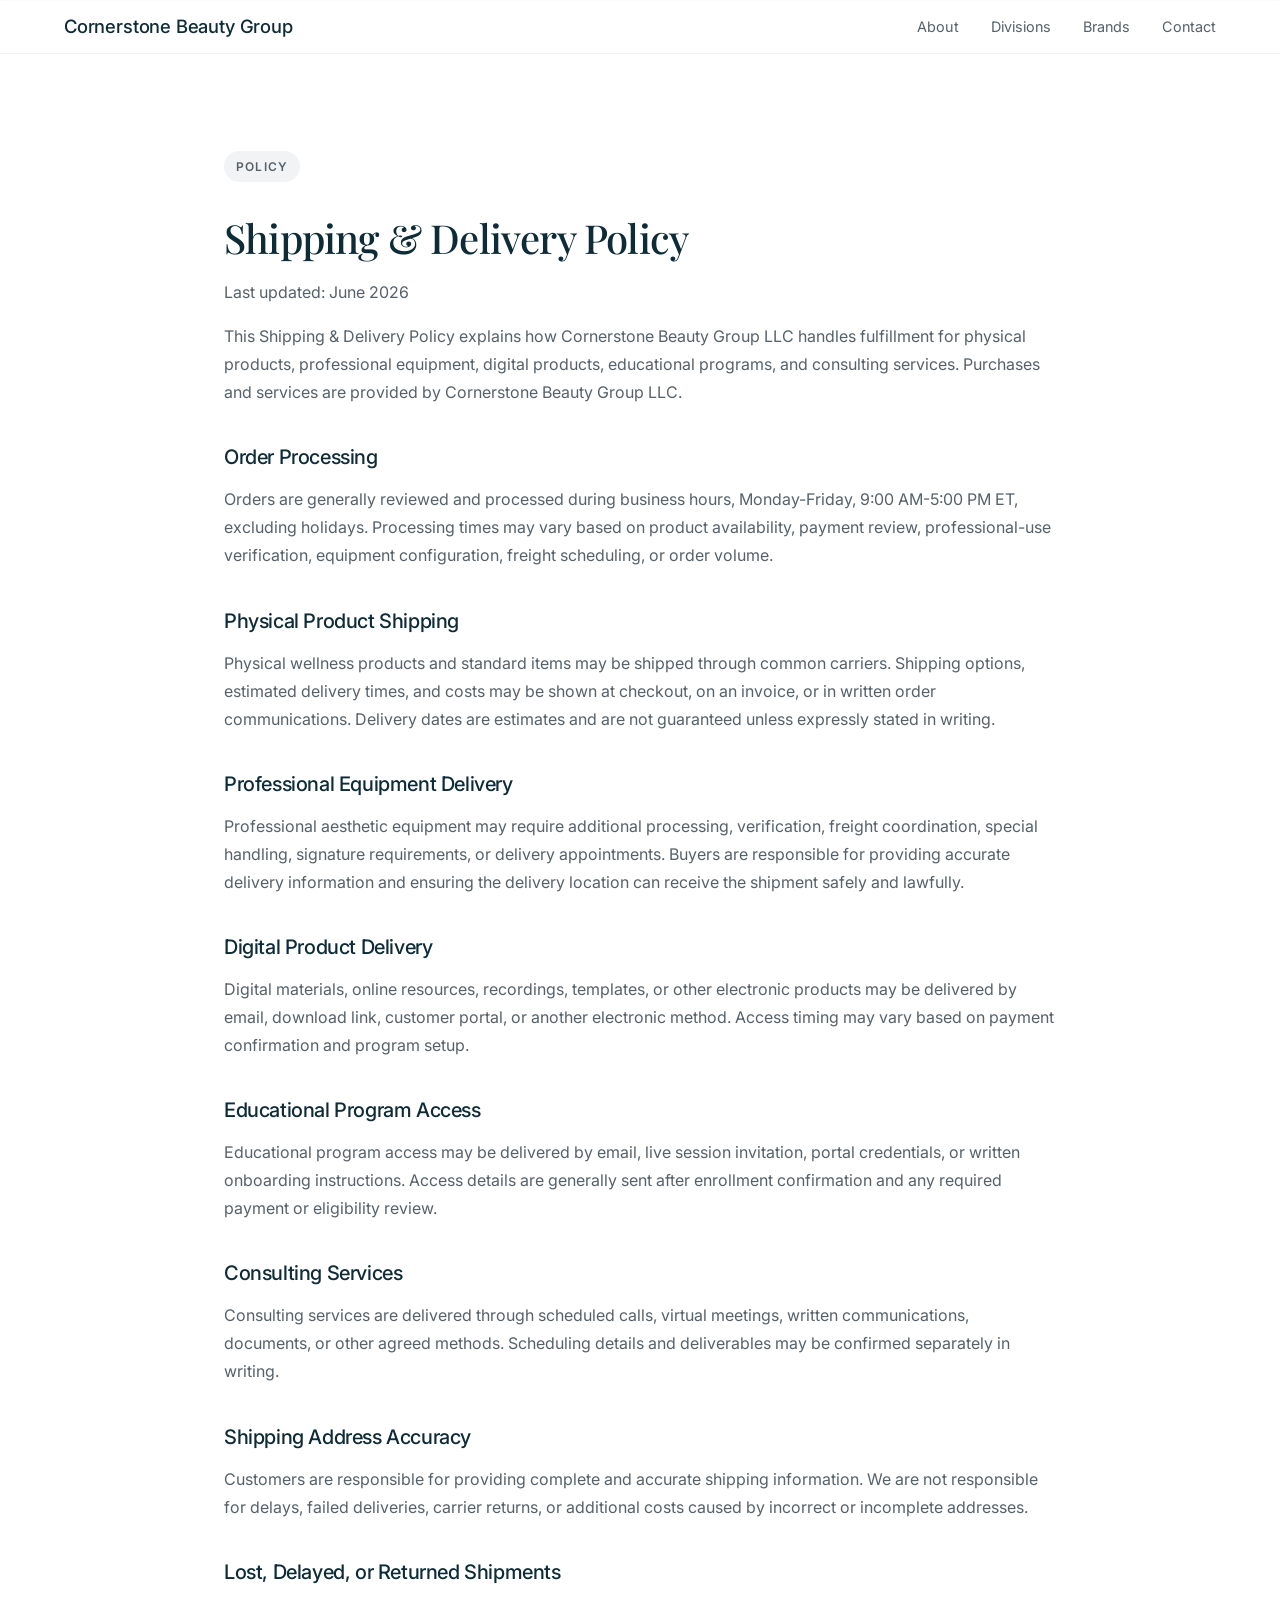
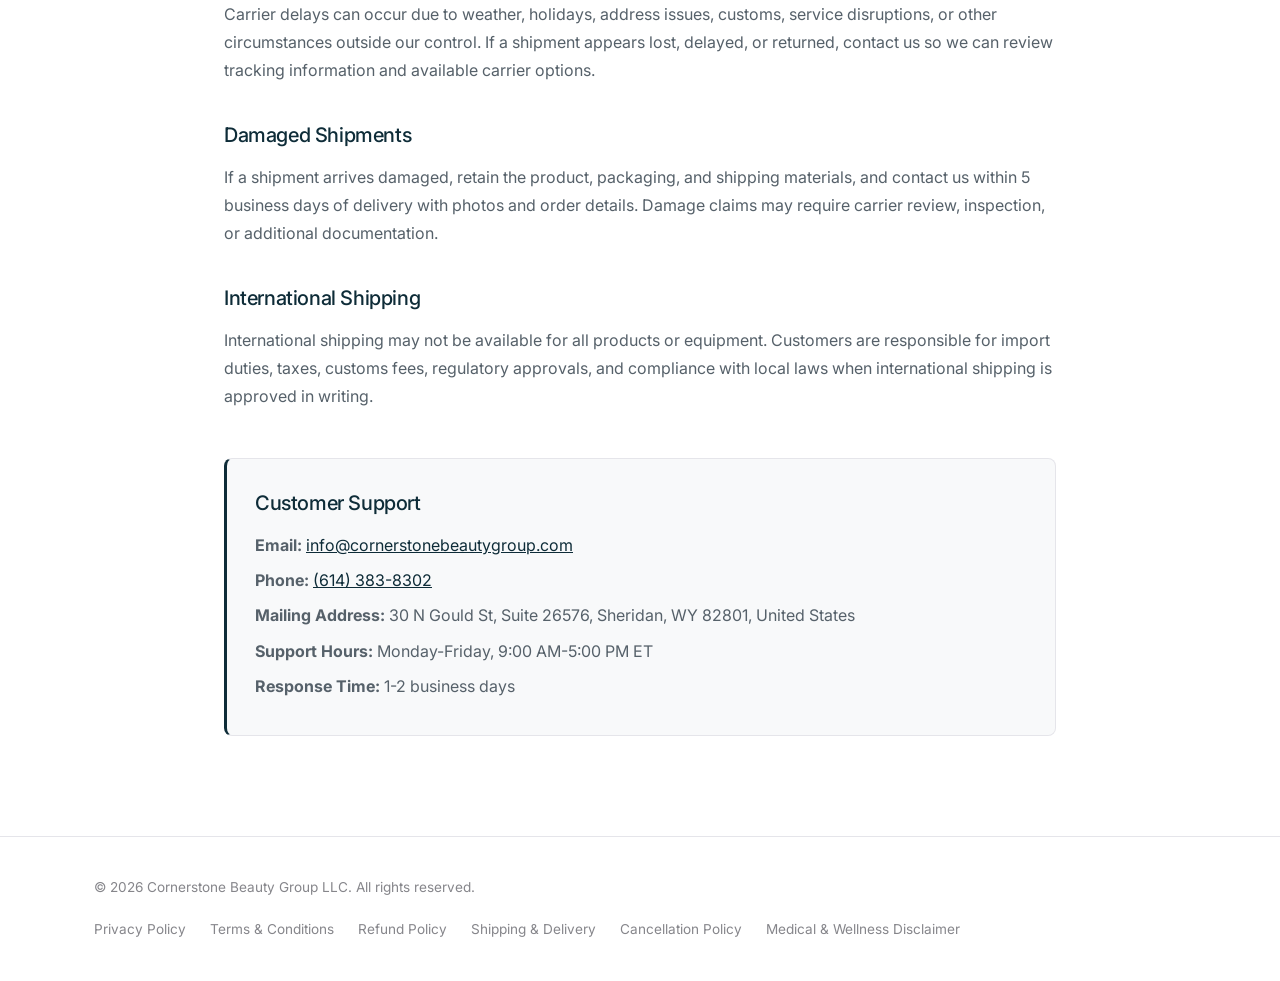
<file: shipping.html>
<!DOCTYPE html>
<html lang="en">
<head>
    <meta charset="UTF-8">
    <meta name="viewport" content="width=device-width, initial-scale=1.0">
    <title>Shipping & Delivery Policy | Cornerstone Beauty Group LLC</title>
    <link rel="stylesheet" href="styles.css">
    <link rel="preconnect" href="https://fonts.googleapis.com">
    <link rel="preconnect" href="https://fonts.gstatic.com" crossorigin>
    <link href="https://fonts.googleapis.com/css2?family=Inter:wght@300;400;500;600&family=Playfair+Display:ital,wght@0,400;0,500;1,400&display=swap" rel="stylesheet">
</head>
<body>
    <header class="site-header">
        <div class="header-container">
            <a href="index.html" class="logo-text">Cornerstone Beauty Group</a>
            <button class="mobile-nav-toggle" aria-label="Toggle navigation" aria-expanded="false">
                <span></span>
                <span></span>
                <span></span>
            </button>
            <nav class="nav-menu">
                <a href="index.html#about" class="nav-link">About</a>
                <a href="index.html#divisions" class="nav-link">Divisions</a>
                <a href="index.html#brands" class="nav-link">Brands</a>
                <a href="index.html#contact" class="nav-link">Contact</a>
            </nav>
        </div>
    </header>

    <main>
        <section class="policy-section">
            <div class="container policy-container">
                <div class="section-badge">Policy</div>
                <h1 class="section-title">Shipping & Delivery Policy</h1>
                <p class="policy-updated">Last updated: June 2026</p>

                <p>This Shipping & Delivery Policy explains how Cornerstone Beauty Group LLC handles fulfillment for physical products, professional equipment, digital products, educational programs, and consulting services. Purchases and services are provided by Cornerstone Beauty Group LLC.</p>

                <h2>Order Processing</h2>
                <p>Orders are generally reviewed and processed during business hours, Monday-Friday, 9:00 AM-5:00 PM ET, excluding holidays. Processing times may vary based on product availability, payment review, professional-use verification, equipment configuration, freight scheduling, or order volume.</p>

                <h2>Physical Product Shipping</h2>
                <p>Physical wellness products and standard items may be shipped through common carriers. Shipping options, estimated delivery times, and costs may be shown at checkout, on an invoice, or in written order communications. Delivery dates are estimates and are not guaranteed unless expressly stated in writing.</p>

                <h2>Professional Equipment Delivery</h2>
                <p>Professional aesthetic equipment may require additional processing, verification, freight coordination, special handling, signature requirements, or delivery appointments. Buyers are responsible for providing accurate delivery information and ensuring the delivery location can receive the shipment safely and lawfully.</p>

                <h2>Digital Product Delivery</h2>
                <p>Digital materials, online resources, recordings, templates, or other electronic products may be delivered by email, download link, customer portal, or another electronic method. Access timing may vary based on payment confirmation and program setup.</p>

                <h2>Educational Program Access</h2>
                <p>Educational program access may be delivered by email, live session invitation, portal credentials, or written onboarding instructions. Access details are generally sent after enrollment confirmation and any required payment or eligibility review.</p>

                <h2>Consulting Services</h2>
                <p>Consulting services are delivered through scheduled calls, virtual meetings, written communications, documents, or other agreed methods. Scheduling details and deliverables may be confirmed separately in writing.</p>

                <h2>Shipping Address Accuracy</h2>
                <p>Customers are responsible for providing complete and accurate shipping information. We are not responsible for delays, failed deliveries, carrier returns, or additional costs caused by incorrect or incomplete addresses.</p>

                <h2>Lost, Delayed, or Returned Shipments</h2>
                <p>Carrier delays can occur due to weather, holidays, address issues, customs, service disruptions, or other circumstances outside our control. If a shipment appears lost, delayed, or returned, contact us so we can review tracking information and available carrier options.</p>

                <h2>Damaged Shipments</h2>
                <p>If a shipment arrives damaged, retain the product, packaging, and shipping materials, and contact us within 5 business days of delivery with photos and order details. Damage claims may require carrier review, inspection, or additional documentation.</p>

                <h2>International Shipping</h2>
                <p>International shipping may not be available for all products or equipment. Customers are responsible for import duties, taxes, customs fees, regulatory approvals, and compliance with local laws when international shipping is approved in writing.</p>

                <div class="support-box">
                    <h2>Customer Support</h2>
                    <p><strong>Email:</strong> <a href="mailto:info@cornerstonebeautygroup.com">info@cornerstonebeautygroup.com</a></p>
                    <p><strong>Phone:</strong> <a href="tel:+16143838302">(614) 383-8302</a></p>
                    <p><strong>Mailing Address:</strong> 30 N Gould St, Suite 26576, Sheridan, WY 82801, United States</p>
                    <p><strong>Support Hours:</strong> Monday-Friday, 9:00 AM-5:00 PM ET</p>
                    <p><strong>Response Time:</strong> 1-2 business days</p>
                </div>
            </div>
        </section>
    </main>

    <footer class="site-footer">
        <div class="container footer-container">
            <p class="footer-copyright">&copy; 2026 Cornerstone Beauty Group LLC. All rights reserved.</p>
            <nav class="footer-nav">
                <a href="privacy.html" class="footer-link">Privacy Policy</a>
                <a href="terms.html" class="footer-link">Terms & Conditions</a>
                <a href="refund.html" class="footer-link">Refund Policy</a>
                <a href="shipping.html" class="footer-link">Shipping & Delivery</a>
                <a href="cancellation.html" class="footer-link">Cancellation Policy</a>
                <a href="disclaimer.html" class="footer-link">Medical & Wellness Disclaimer</a>
            </nav>
        </div>
    </footer>
    <script src="script.js"></script>
</body>
</html>
</file>
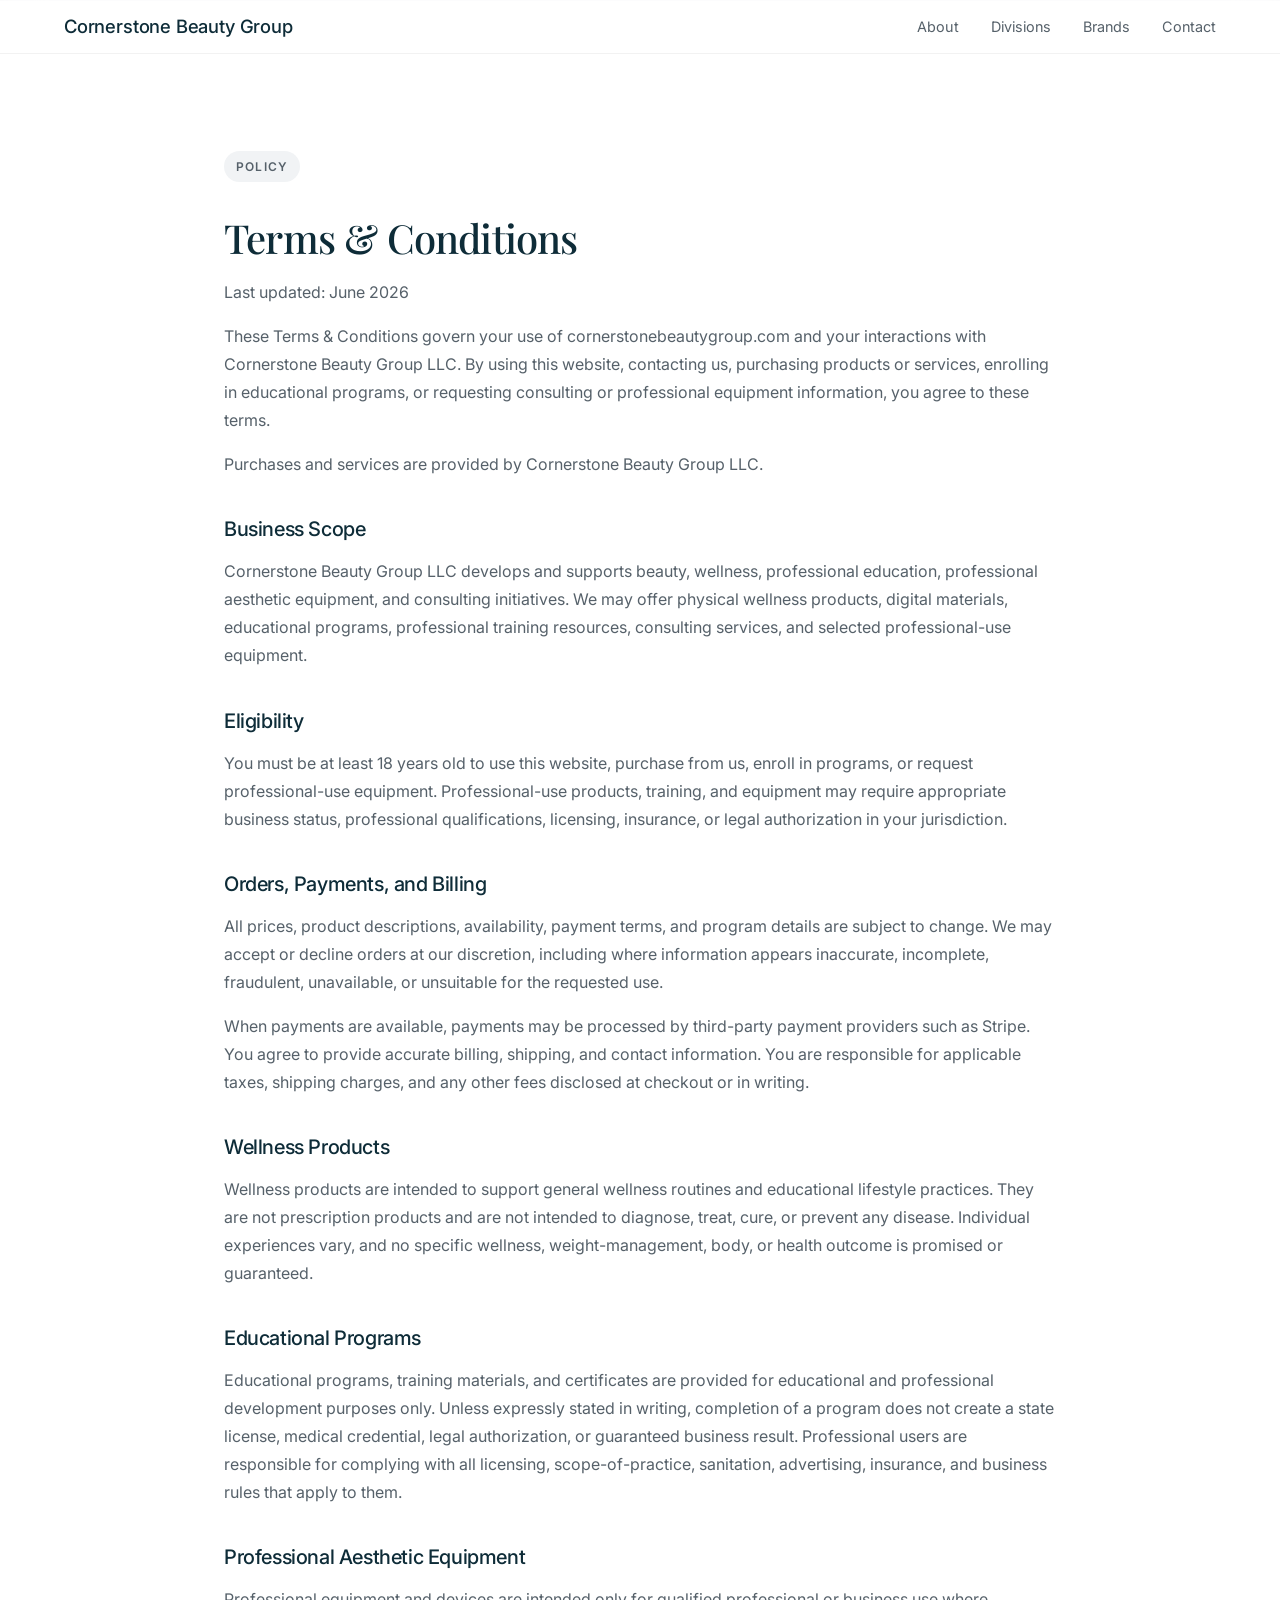
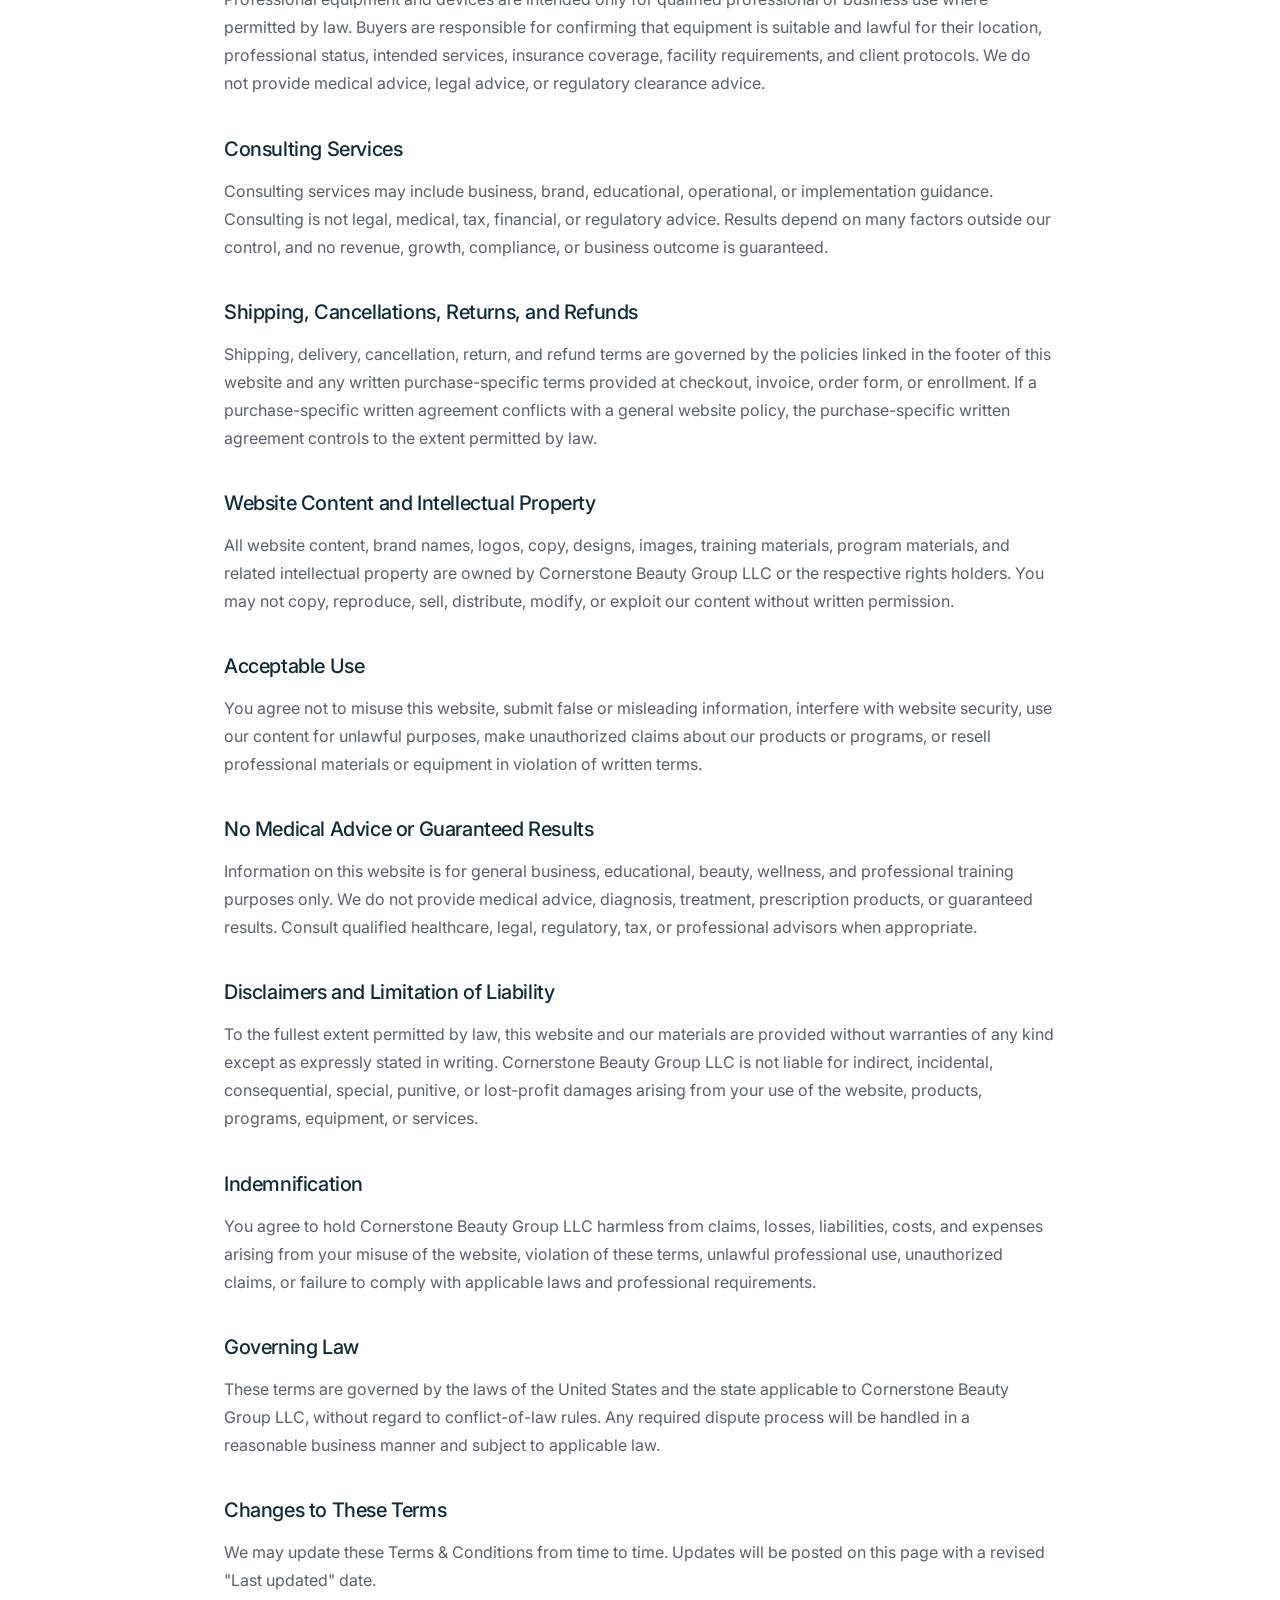
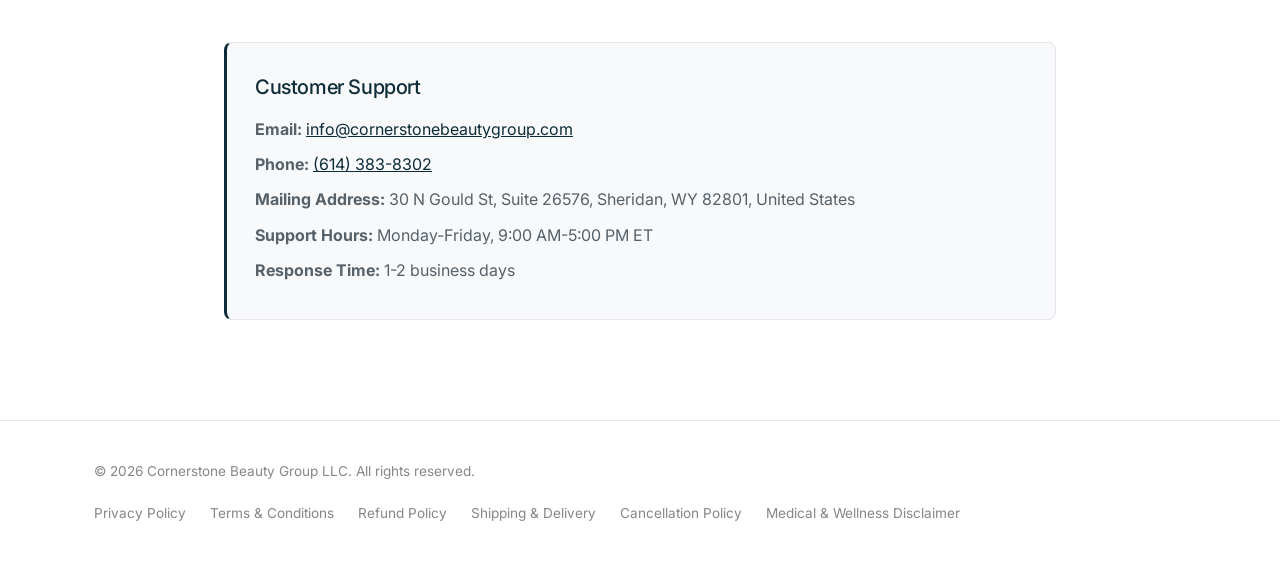
<file: terms.html>
<!DOCTYPE html>
<html lang="en">
<head>
    <meta charset="UTF-8">
    <meta name="viewport" content="width=device-width, initial-scale=1.0">
    <title>Terms & Conditions | Cornerstone Beauty Group LLC</title>
    <link rel="stylesheet" href="styles.css">
    <link rel="preconnect" href="https://fonts.googleapis.com">
    <link rel="preconnect" href="https://fonts.gstatic.com" crossorigin>
    <link href="https://fonts.googleapis.com/css2?family=Inter:wght@300;400;500;600&family=Playfair+Display:ital,wght@0,400;0,500;1,400&display=swap" rel="stylesheet">
</head>
<body>
    <header class="site-header">
        <div class="header-container">
            <a href="index.html" class="logo-text">Cornerstone Beauty Group</a>
            <button class="mobile-nav-toggle" aria-label="Toggle navigation" aria-expanded="false">
                <span></span>
                <span></span>
                <span></span>
            </button>
            <nav class="nav-menu">
                <a href="index.html#about" class="nav-link">About</a>
                <a href="index.html#divisions" class="nav-link">Divisions</a>
                <a href="index.html#brands" class="nav-link">Brands</a>
                <a href="index.html#contact" class="nav-link">Contact</a>
            </nav>
        </div>
    </header>

    <main>
        <section class="policy-section">
            <div class="container policy-container">
                <div class="section-badge">Policy</div>
                <h1 class="section-title">Terms & Conditions</h1>
                <p class="policy-updated">Last updated: June 2026</p>

                <p>These Terms & Conditions govern your use of cornerstonebeautygroup.com and your interactions with Cornerstone Beauty Group LLC. By using this website, contacting us, purchasing products or services, enrolling in educational programs, or requesting consulting or professional equipment information, you agree to these terms.</p>
                <p>Purchases and services are provided by Cornerstone Beauty Group LLC.</p>

                <h2>Business Scope</h2>
                <p>Cornerstone Beauty Group LLC develops and supports beauty, wellness, professional education, professional aesthetic equipment, and consulting initiatives. We may offer physical wellness products, digital materials, educational programs, professional training resources, consulting services, and selected professional-use equipment.</p>

                <h2>Eligibility</h2>
                <p>You must be at least 18 years old to use this website, purchase from us, enroll in programs, or request professional-use equipment. Professional-use products, training, and equipment may require appropriate business status, professional qualifications, licensing, insurance, or legal authorization in your jurisdiction.</p>

                <h2>Orders, Payments, and Billing</h2>
                <p>All prices, product descriptions, availability, payment terms, and program details are subject to change. We may accept or decline orders at our discretion, including where information appears inaccurate, incomplete, fraudulent, unavailable, or unsuitable for the requested use.</p>
                <p>When payments are available, payments may be processed by third-party payment providers such as Stripe. You agree to provide accurate billing, shipping, and contact information. You are responsible for applicable taxes, shipping charges, and any other fees disclosed at checkout or in writing.</p>

                <h2>Wellness Products</h2>
                <p>Wellness products are intended to support general wellness routines and educational lifestyle practices. They are not prescription products and are not intended to diagnose, treat, cure, or prevent any disease. Individual experiences vary, and no specific wellness, weight-management, body, or health outcome is promised or guaranteed.</p>

                <h2>Educational Programs</h2>
                <p>Educational programs, training materials, and certificates are provided for educational and professional development purposes only. Unless expressly stated in writing, completion of a program does not create a state license, medical credential, legal authorization, or guaranteed business result. Professional users are responsible for complying with all licensing, scope-of-practice, sanitation, advertising, insurance, and business rules that apply to them.</p>

                <h2>Professional Aesthetic Equipment</h2>
                <p>Professional equipment and devices are intended only for qualified professional or business use where permitted by law. Buyers are responsible for confirming that equipment is suitable and lawful for their location, professional status, intended services, insurance coverage, facility requirements, and client protocols. We do not provide medical advice, legal advice, or regulatory clearance advice.</p>

                <h2>Consulting Services</h2>
                <p>Consulting services may include business, brand, educational, operational, or implementation guidance. Consulting is not legal, medical, tax, financial, or regulatory advice. Results depend on many factors outside our control, and no revenue, growth, compliance, or business outcome is guaranteed.</p>

                <h2>Shipping, Cancellations, Returns, and Refunds</h2>
                <p>Shipping, delivery, cancellation, return, and refund terms are governed by the policies linked in the footer of this website and any written purchase-specific terms provided at checkout, invoice, order form, or enrollment. If a purchase-specific written agreement conflicts with a general website policy, the purchase-specific written agreement controls to the extent permitted by law.</p>

                <h2>Website Content and Intellectual Property</h2>
                <p>All website content, brand names, logos, copy, designs, images, training materials, program materials, and related intellectual property are owned by Cornerstone Beauty Group LLC or the respective rights holders. You may not copy, reproduce, sell, distribute, modify, or exploit our content without written permission.</p>

                <h2>Acceptable Use</h2>
                <p>You agree not to misuse this website, submit false or misleading information, interfere with website security, use our content for unlawful purposes, make unauthorized claims about our products or programs, or resell professional materials or equipment in violation of written terms.</p>

                <h2>No Medical Advice or Guaranteed Results</h2>
                <p>Information on this website is for general business, educational, beauty, wellness, and professional training purposes only. We do not provide medical advice, diagnosis, treatment, prescription products, or guaranteed results. Consult qualified healthcare, legal, regulatory, tax, or professional advisors when appropriate.</p>

                <h2>Disclaimers and Limitation of Liability</h2>
                <p>To the fullest extent permitted by law, this website and our materials are provided without warranties of any kind except as expressly stated in writing. Cornerstone Beauty Group LLC is not liable for indirect, incidental, consequential, special, punitive, or lost-profit damages arising from your use of the website, products, programs, equipment, or services.</p>

                <h2>Indemnification</h2>
                <p>You agree to hold Cornerstone Beauty Group LLC harmless from claims, losses, liabilities, costs, and expenses arising from your misuse of the website, violation of these terms, unlawful professional use, unauthorized claims, or failure to comply with applicable laws and professional requirements.</p>

                <h2>Governing Law</h2>
                <p>These terms are governed by the laws of the United States and the state applicable to Cornerstone Beauty Group LLC, without regard to conflict-of-law rules. Any required dispute process will be handled in a reasonable business manner and subject to applicable law.</p>

                <h2>Changes to These Terms</h2>
                <p>We may update these Terms & Conditions from time to time. Updates will be posted on this page with a revised "Last updated" date.</p>

                <div class="support-box">
                    <h2>Customer Support</h2>
                    <p><strong>Email:</strong> <a href="mailto:info@cornerstonebeautygroup.com">info@cornerstonebeautygroup.com</a></p>
                    <p><strong>Phone:</strong> <a href="tel:+16143838302">(614) 383-8302</a></p>
                    <p><strong>Mailing Address:</strong> 30 N Gould St, Suite 26576, Sheridan, WY 82801, United States</p>
                    <p><strong>Support Hours:</strong> Monday-Friday, 9:00 AM-5:00 PM ET</p>
                    <p><strong>Response Time:</strong> 1-2 business days</p>
                </div>
            </div>
        </section>
    </main>

    <footer class="site-footer">
        <div class="container footer-container">
            <p class="footer-copyright">&copy; 2026 Cornerstone Beauty Group LLC. All rights reserved.</p>
            <nav class="footer-nav">
                <a href="privacy.html" class="footer-link">Privacy Policy</a>
                <a href="terms.html" class="footer-link">Terms & Conditions</a>
                <a href="refund.html" class="footer-link">Refund Policy</a>
                <a href="shipping.html" class="footer-link">Shipping & Delivery</a>
                <a href="cancellation.html" class="footer-link">Cancellation Policy</a>
                <a href="disclaimer.html" class="footer-link">Medical & Wellness Disclaimer</a>
            </nav>
        </div>
    </footer>
    <script src="script.js"></script>
</body>
</html>
</file>
<file: styles.css>
/* Custom Reset & Base Properties inspired by Stripe/Apple layouts */
:root {
    --bg-primary: #ffffff;
    --bg-secondary: #f8f9fa;
    --bg-tertiary: #f1f3f5;
    
    --text-primary: #0e2c38;
    --text-secondary: #56616a;
    --text-muted: #86868b;
    
    --accent: #0e2c38;
    --accent-gold: #d6c6a6;
    --warm-ivory: #f7f4ef;
    --border-color: #e5e5ea;
    --radius-section: 24px;
    --radius-card: 16px;
    
    --font-sans: 'Inter', -apple-system, BlinkMacSystemFont, "Segoe UI", Roboto, sans-serif;
    --font-serif: 'Playfair Display', Georgia, serif;
    
    --transition-smooth: all 0.4s cubic-bezier(0.16, 1, 0.3, 1);
}

* {
    box-sizing: border-box;
    margin: 0;
    padding: 0;
}

html {
    scroll-behavior: smooth;
    font-size: 16px;
}

body {
    font-family: var(--font-sans);
    background-color: var(--bg-primary);
    color: var(--text-primary);
    line-height: 1.6;
    -webkit-font-smoothing: antialiased;
}

.container {
    width: 100%;
    max-width: 1140px;
    margin: 0 auto;
    padding: 0 24px;
}

/* Typography & Layout Accents */
h1, h2, h3 {
    font-weight: 500;
    letter-spacing: -0.02em;
}

.section-title {
    font-family: var(--font-serif);
    font-size: 2.5rem;
    margin-bottom: 2rem;
    color: var(--text-primary);
}

.section-badge {
    display: inline-block;
    font-size: 0.75rem;
    text-transform: uppercase;
    letter-spacing: 0.1em;
    font-weight: 600;
    color: var(--text-secondary);
    background: var(--bg-tertiary);
    padding: 6px 12px;
    border-radius: 100px;
    margin-bottom: 1.5rem;
}

.badge-warning {
    background: #fff3cd;
    color: #856404;
}

/* Custom Buttons */
.btn {
    display: inline-flex;
    align-items: center;
    justify-content: center;
    padding: 12px 28px;
    border-radius: 100px;
    font-size: 0.95rem;
    font-weight: 500;
    text-decoration: none;
    transition: var(--transition-smooth);
    cursor: pointer;
}

.btn-primary {
    background-color: var(--text-primary);
    color: #ffffff;
    border: 1px solid var(--text-primary);
}

.btn-primary:hover {
    background-color: #333336;
    transform: translateY(-2px);
}

.btn-secondary {
    background-color: transparent;
    color: var(--text-primary);
    border: 1px solid var(--border-color);
    margin-left: 12px;
}

.btn-secondary:hover {
    background-color: var(--bg-secondary);
    border-color: var(--text-primary);
    transform: translateY(-2px);
}

.btn-block {
    display: flex;
    width: 100%;
}

/* Reusable Grid & Cards */
.card {
    background: var(--bg-primary);
    border: 1px solid var(--border-color);
    border-radius: var(--radius-card);
    padding: 32px;
    transition: var(--transition-smooth);
}

.card:hover {
    transform: translateY(-4px);
    box-shadow: 0 12px 30px rgba(0,0,0,0.04);
    border-color: var(--text-muted);
}

.grid-four-columns {
    display: grid;
    grid-template-columns: repeat(auto-fit, minmax(230px, 1fr));
    gap: 24px;
}

.grid-three-columns {
    display: grid;
    grid-template-columns: repeat(auto-fit, minmax(300px, 1fr));
    gap: 24px;
}

.grid-two-columns {
    display: grid;
    grid-template-columns: repeat(auto-fit, minmax(450px, 1fr));
    gap: 48px;
}

/* Header Section */
.site-header {
    position: fixed;
    top: 0;
    left: 0;
    width: 100%;
    z-index: 1000;
    background: rgba(255, 255, 255, 0.8);
    backdrop-filter: blur(20px);
    -webkit-backdrop-filter: blur(20px);
    border-bottom: 1px solid rgba(0, 0, 0, 0.05);
    transition: var(--transition-smooth);
}

.header-container {
    max-width: 1200px;
    margin: 0 auto;
    padding: 12px 24px;
    display: flex;
    justify-content: space-between;
    align-items: center;
}

.logo-text {
    font-size: 1.15rem;
    font-weight: 500;
    letter-spacing: -0.01em;
    color: var(--text-primary);
    text-decoration: none;
}
.logo-brand {
    display: flex;
    align-items: center;
    text-decoration: none;
}

.logo-brand img {
    height: 64px;
    width: auto;
    display: block;
}

.nav-menu {
    display: flex;
    gap: 32px;
}

.nav-link {
    font-size: 0.9rem;
    color: var(--text-secondary);
    text-decoration: none;
    font-weight: 400;
    transition: color 0.2s ease;
}

.nav-link:hover {
    color: var(--text-primary);
}

.mobile-nav-toggle {
    display: none;
    background: none;
    border: none;
    cursor: pointer;
    flex-direction: column;
    gap: 6px;
}

.mobile-nav-toggle span {
    display: block;
    width: 22px;
    height: 1.5px;
    background: var(--text-primary);
    transition: var(--transition-smooth);
}

/* Hero Section */
.hero-section {
    position: relative;
    min-height: 860px;
    padding-top: 180px;
    padding-bottom: 120px;
    display: flex;
    align-items: center;
    overflow: hidden;
    background-image:
        linear-gradient(90deg, rgba(247, 244, 239, 0.96) 0%, rgba(247, 244, 239, 0.86) 32%, rgba(247, 244, 239, 0.30) 58%, rgba(247, 244, 239, 0.02) 100%),
        url('assets/hero-cornerstone.jpg');
    background-size: cover;
    background-position: center center;
    background-repeat: no-repeat;
}

.hero-section::after {
    content: "";
    position: absolute;
    inset: 0;
    background: radial-gradient(circle at 18% 28%, rgba(255,255,255,0.55) 0%, rgba(255,255,255,0.00) 42%);
    pointer-events: none;
}

.hero-content {
    position: relative;
    z-index: 1;
    max-width: 1180px;
    text-align: left;
}

.hero-headline {
    font-family: var(--font-serif);
    font-size: clamp(3rem, 6vw, 5.7rem);
    line-height: 0.98;
    max-width: 680px;
    margin: 0 0 1.5rem 0;
    color: var(--text-primary);
}

.hero-subheadline {
    font-size: 1.18rem;
    color: var(--text-secondary);
    max-width: 560px;
    margin: 0 0 2.5rem 0;
    font-weight: 300;
}

/* About Section */
.about-section {
    padding: 100px 0;
    text-align: center;
    border-top: 1px solid var(--border-color);
}

.about-text {
    font-size: 1.35rem;
    line-height: 1.7;
    max-width: 850px;
    margin: 0 auto;
    color: var(--text-secondary);
    font-weight: 300;
}

/* Divisions Section */
.divisions-section {
    padding: 100px 0;
    background-color: var(--bg-secondary);
    border-radius: var(--radius-section);
    margin: 0 16px;
}

.division-card h3 {
    font-size: 1.25rem;
    margin-bottom: 1rem;
    font-weight: 500;
}

.division-card p {
    color: var(--text-secondary);
    font-size: 0.95rem;
}

.card-icon {
    font-size: 0.85rem;
    font-weight: 600;
    color: var(--text-muted);
    margin-bottom: 1.5rem;
    font-family: var(--font-sans);
    border-bottom: 1px solid var(--border-color);
    padding-bottom: 8px;
    display: inline-block;
    width: 100%;
}

/* Brands Section */
.brands-section {
    padding: 120px 0;
}

.brand-card h3 {
    font-family: var(--font-serif);
    font-size: 1.4rem;
    margin-bottom: 1rem;
}

.brand-card p {
    color: var(--text-secondary);
    font-size: 0.95rem;
}

.brand-tag {
    display: inline-block;
    font-size: 0.7rem;
    text-transform: uppercase;
    font-weight: 600;
    color: var(--text-muted);
    letter-spacing: 0.05em;
    margin-bottom: 1rem;
}

/* Compliance Section */
.compliance-section {
    padding: 80px 0;
    background-color: var(--bg-secondary);
    border-radius: var(--radius-section);
    margin: 0 16px;
}

.compliance-wrapper {
    max-width: 800px;
    margin: 0 auto;
    text-align: center;
}

.compliance-wrapper h2 {
    font-size: 1.75rem;
    margin-bottom: 1.5rem;
}

.compliance-main-text {
    font-size: 1.1rem;
    color: var(--text-secondary);
    margin-bottom: 2rem;
}

.compliance-divider {
    border: none;
    border-top: 1px solid var(--border-color);
    margin: 2.5rem 0;
}

.compliance-notice {
    font-size: 0.9rem;
    color: var(--text-secondary);
    line-height: 1.6;
    text-align: left;
    background: var(--bg-primary);
    padding: 24px;
    border-left: 3px solid var(--text-muted);
    border-radius: 4px;
}

/* Contact Section */
.contact-section {
    padding: 120px 0;
}

.contact-intro {
    font-size: 1.1rem;
    color: var(--text-secondary);
    margin-bottom: 3rem;
    max-width: 400px;
}

.corporate-details {
    display: flex;
    flex-direction: column;
    gap: 20px;
}

.detail-item {
    display: flex;
    flex-direction: column;
    border-bottom: 1px solid var(--border-color);
    padding-bottom: 12px;
}

.detail-label {
    font-size: 0.75rem;
    text-transform: uppercase;
    color: var(--text-muted);
    letter-spacing: 0.05em;
    margin-bottom: 4px;
}

.detail-value {
    font-size: 1rem;
    font-weight: 400;
}

.detail-value a {
    color: var(--text-primary);
    text-decoration: none;
    transition: color 0.2s;
}

.detail-value a:hover {
    color: var(--text-secondary);
}

/* Contact Form UI */
.contact-form-container h3 {
    margin-bottom: 1.5rem;
}

.form-group {
    margin-bottom: 20px;
}

.form-group label {
    display: block;
    font-size: 0.8rem;
    font-weight: 500;
    margin-bottom: 6px;
    color: var(--text-secondary);
}

.form-group input, 
.form-group select, 
.form-group textarea {
    width: 100%;
    padding: 12px 16px;
    border: 1px solid var(--border-color);
    border-radius: 8px;
    font-family: var(--font-sans);
    font-size: 0.95rem;
    background-color: var(--bg-secondary);
    color: var(--text-primary);
    transition: var(--transition-smooth);
}

.form-group input:focus, 
.form-group select:focus, 
.form-group textarea:focus {
    outline: none;
    border-color: var(--text-primary);
    background-color: var(--bg-primary);
}

/* Policy pages */
.policy-section {
    padding: 150px 0 100px;
    border-top: 1px solid var(--border-color);
}

.policy-container {
    max-width: 880px;
    text-align: left;
}

.policy-container .section-title {
    margin-bottom: 0.5rem;
}

.policy-updated {
    color: var(--text-muted);
    font-size: 0.9rem;
    margin-bottom: 2rem;
}

.policy-container p {
    color: var(--text-secondary);
    font-size: 1rem;
    line-height: 1.75;
    margin-bottom: 1rem;
}

.policy-container h2 {
    font-size: 1.25rem;
    margin: 2.2rem 0 0.75rem;
    color: var(--text-primary);
}

.policy-container a {
    color: var(--text-primary);
}

.support-box {
    margin-top: 3rem;
    padding: 28px;
    border: 1px solid var(--border-color);
    border-left: 3px solid var(--text-primary);
    border-radius: 8px;
    background: var(--bg-secondary);
}

.support-box h2 {
    margin-top: 0;
}

.support-box p {
    margin-bottom: 0.45rem;
}

/* Footer layout */
.site-footer {
    border-top: 1px solid var(--border-color);
    padding: 40px 0;
    font-size: 0.85rem;
    color: var(--text-muted);
}

.footer-container {
    display: flex;
    justify-content: space-between;
    align-items: center;
    flex-wrap: wrap;
    gap: 20px;
}

.footer-nav {
    display: flex;
    gap: 24px;
    flex-wrap: wrap;
}

.footer-link {
    color: var(--text-muted);
    text-decoration: none;
    transition: color 0.2s;
}

.footer-link:hover {
    color: var(--text-primary);
}

/* Subtle Scroll Animations CSS Framework */
.scroll-reveal {
    opacity: 0;
    transform: translateY(30px);
    transition: opacity 0.8s cubic-bezier(0.16, 1, 0.3, 1), transform 0.8s cubic-bezier(0.16, 1, 0.3, 1);
}

.scroll-reveal.active {
    opacity: 1;
    transform: translateY(0);
}

/* Responsive Structural Layout Overrides */
@media (max-width: 992px) {
    .hero-section {
        min-height: 760px;
        background-position: 64% center;
        background-image:
            linear-gradient(90deg, rgba(247, 244, 239, 0.98) 0%, rgba(247, 244, 239, 0.90) 46%, rgba(247, 244, 239, 0.30) 100%),
            url('assets/hero-cornerstone.jpg');
    }
    .hero-headline { font-size: 2.75rem; }
    .grid-two-columns { grid-template-columns: 1fr; gap: 60px; }
    .contact-intro { max-width: 100%; }
}

@media (max-width: 768px) {
    .mobile-nav-toggle { display: flex; }
    
    .nav-menu {
        position: fixed;
        top: 60px;
        left: 0;
        width: 100%;
        background: var(--bg-primary);
        flex-direction: column;
        padding: 40px 24px;
        gap: 24px;
        border-bottom: 1px solid var(--border-color);
        transform: translateY(-150%);
        transition: var(--transition-smooth);
        z-index: 999;
    }
    
    .nav-menu.active {
        transform: translateY(0);
    }
    
    .hero-section {
        min-height: 720px;
        padding-top: 120px;
        padding-bottom: 72px;
        background-position: 70% center;
        background-image:
            linear-gradient(180deg, rgba(247, 244, 239, 0.98) 0%, rgba(247, 244, 239, 0.93) 42%, rgba(247, 244, 239, 0.50) 100%),
            url('assets/hero-cornerstone.jpg');
    }

    .hero-content {
        text-align: left;
    }

    .hero-headline { font-size: 2.75rem; max-width: 95%; }
    .hero-subheadline { font-size: 1.05rem; max-width: 92%; }
    .section-title { font-size: 2rem; }
    
    .hero-cta-group {
        display: flex;
        flex-direction: column;
        gap: 12px;
        align-items: flex-start;
    }
    
    .btn-secondary { margin-left: 0; width: 100%; max-width: 280px; }
    .btn-primary { width: 100%; max-width: 280px; }
    
    .footer-container {
        flex-direction: column;
        text-align: center;
    }
    .footer-nav {
        justify-content: center;
    }
}
</file>
